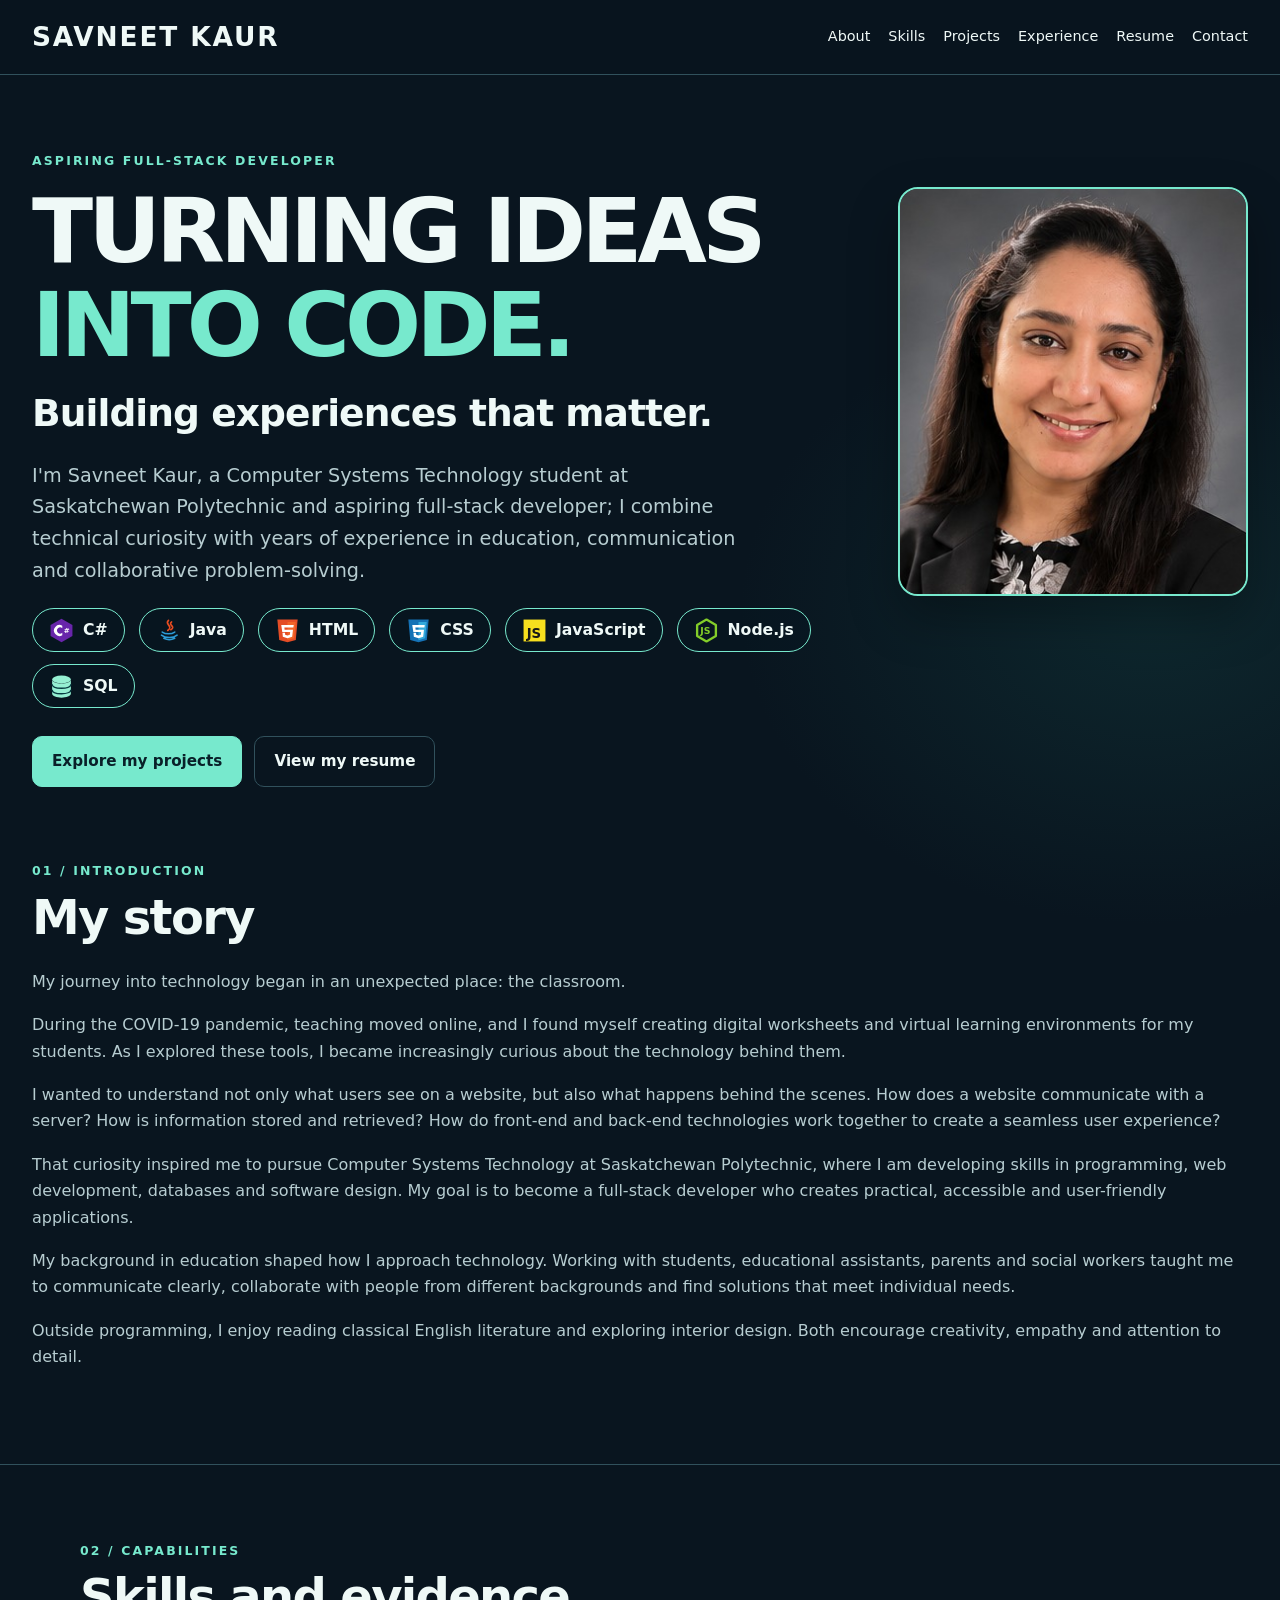
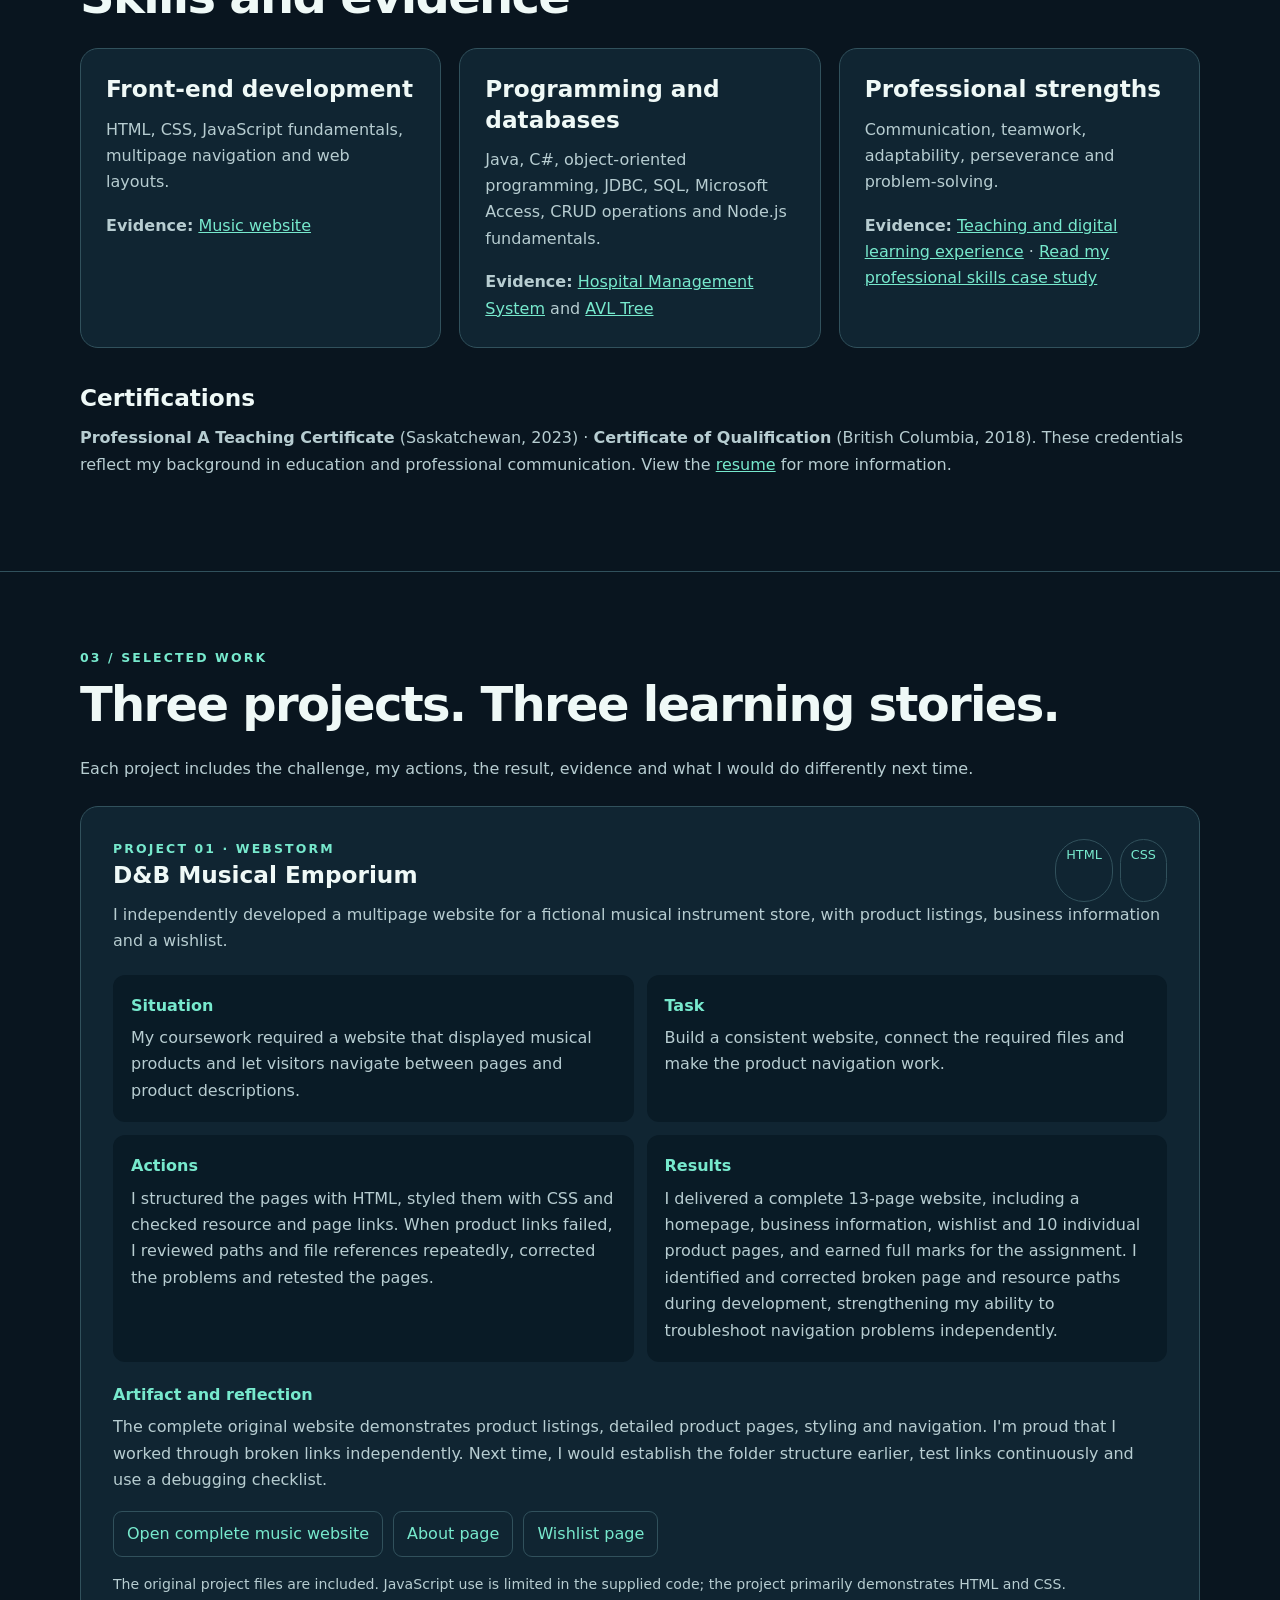
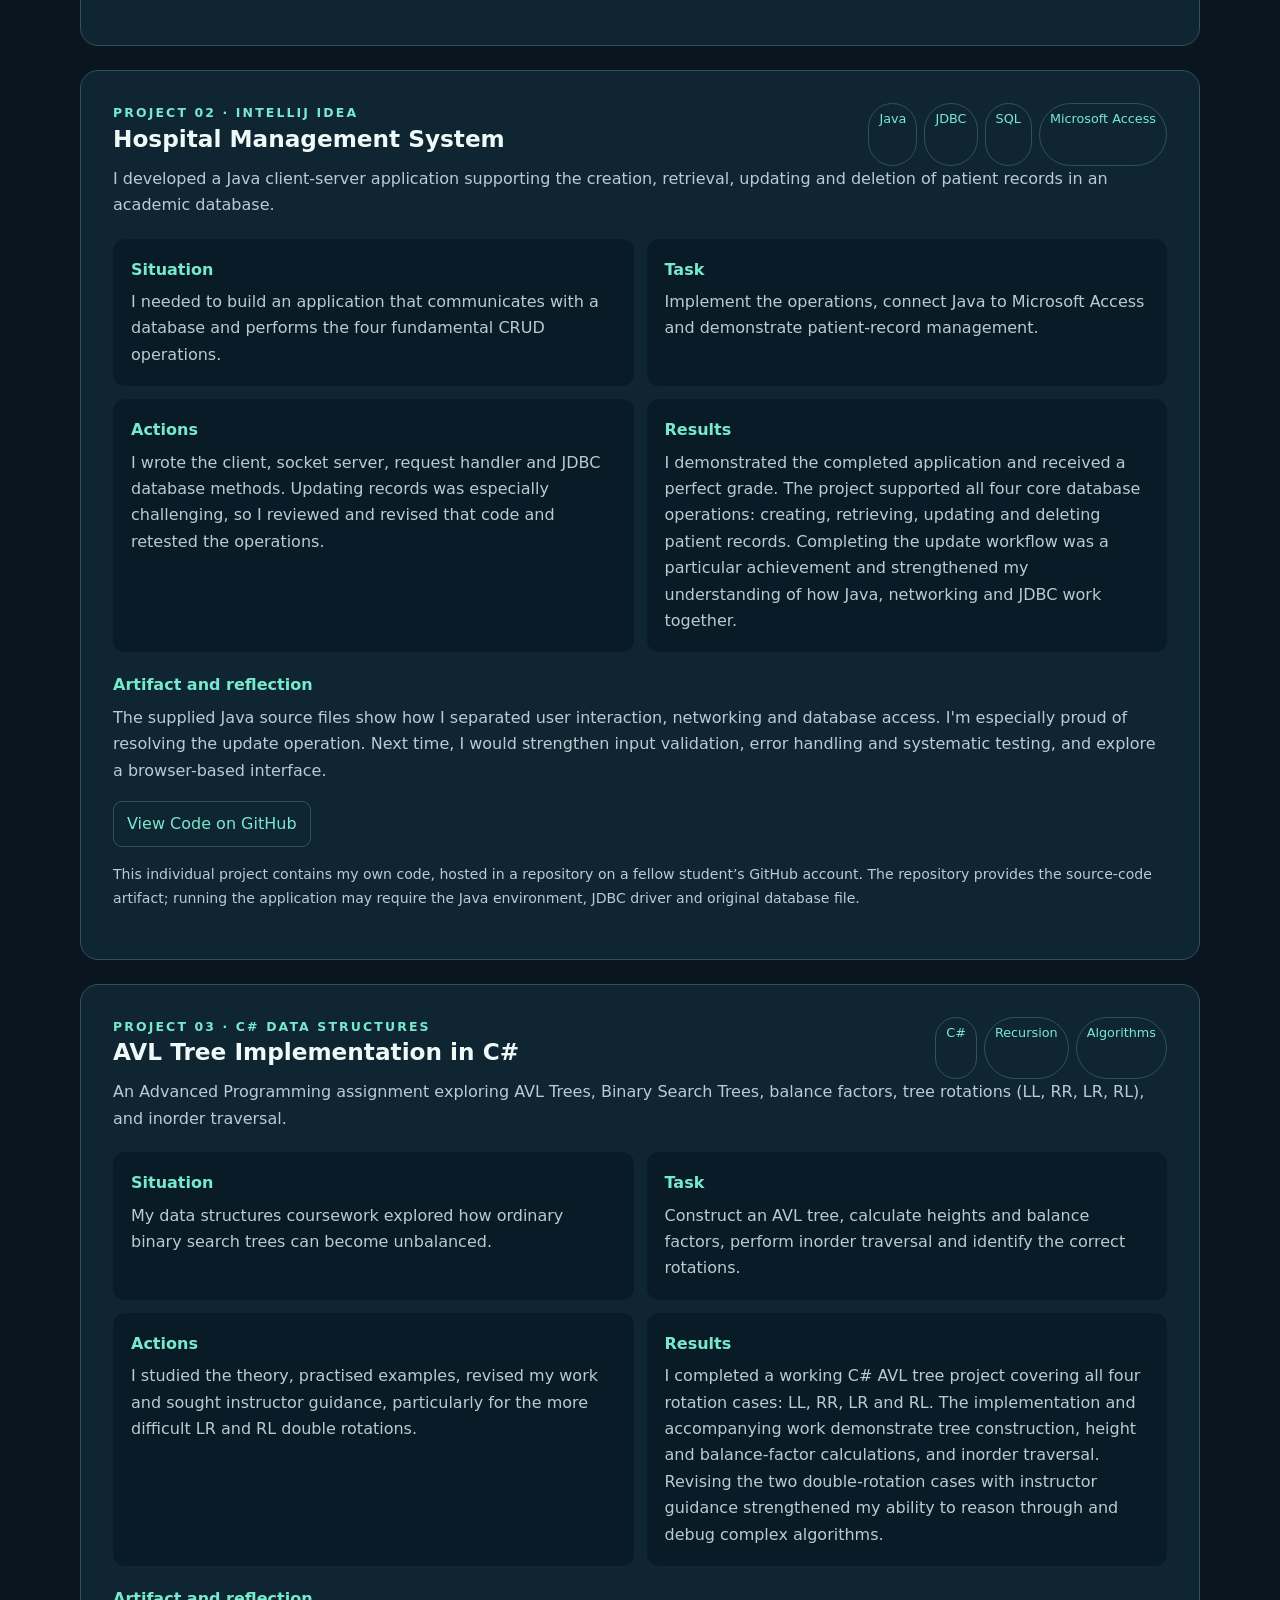
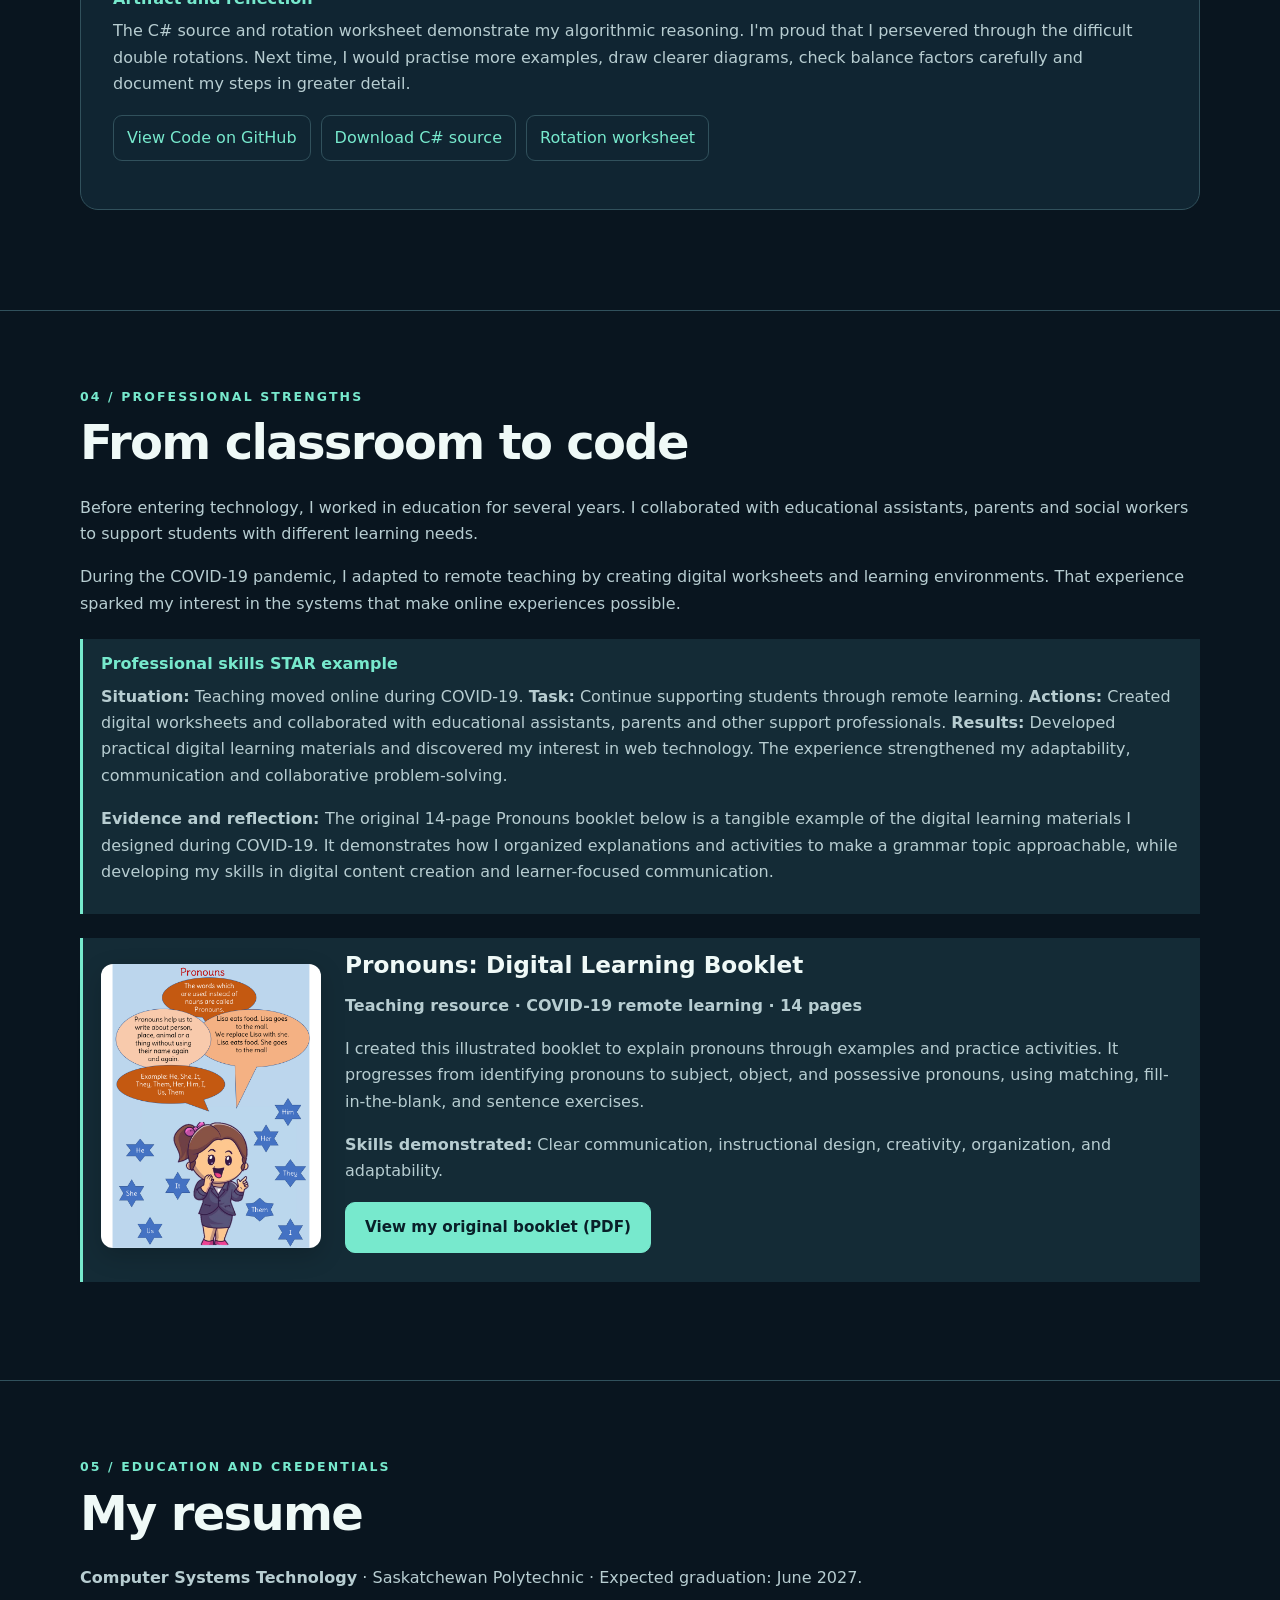
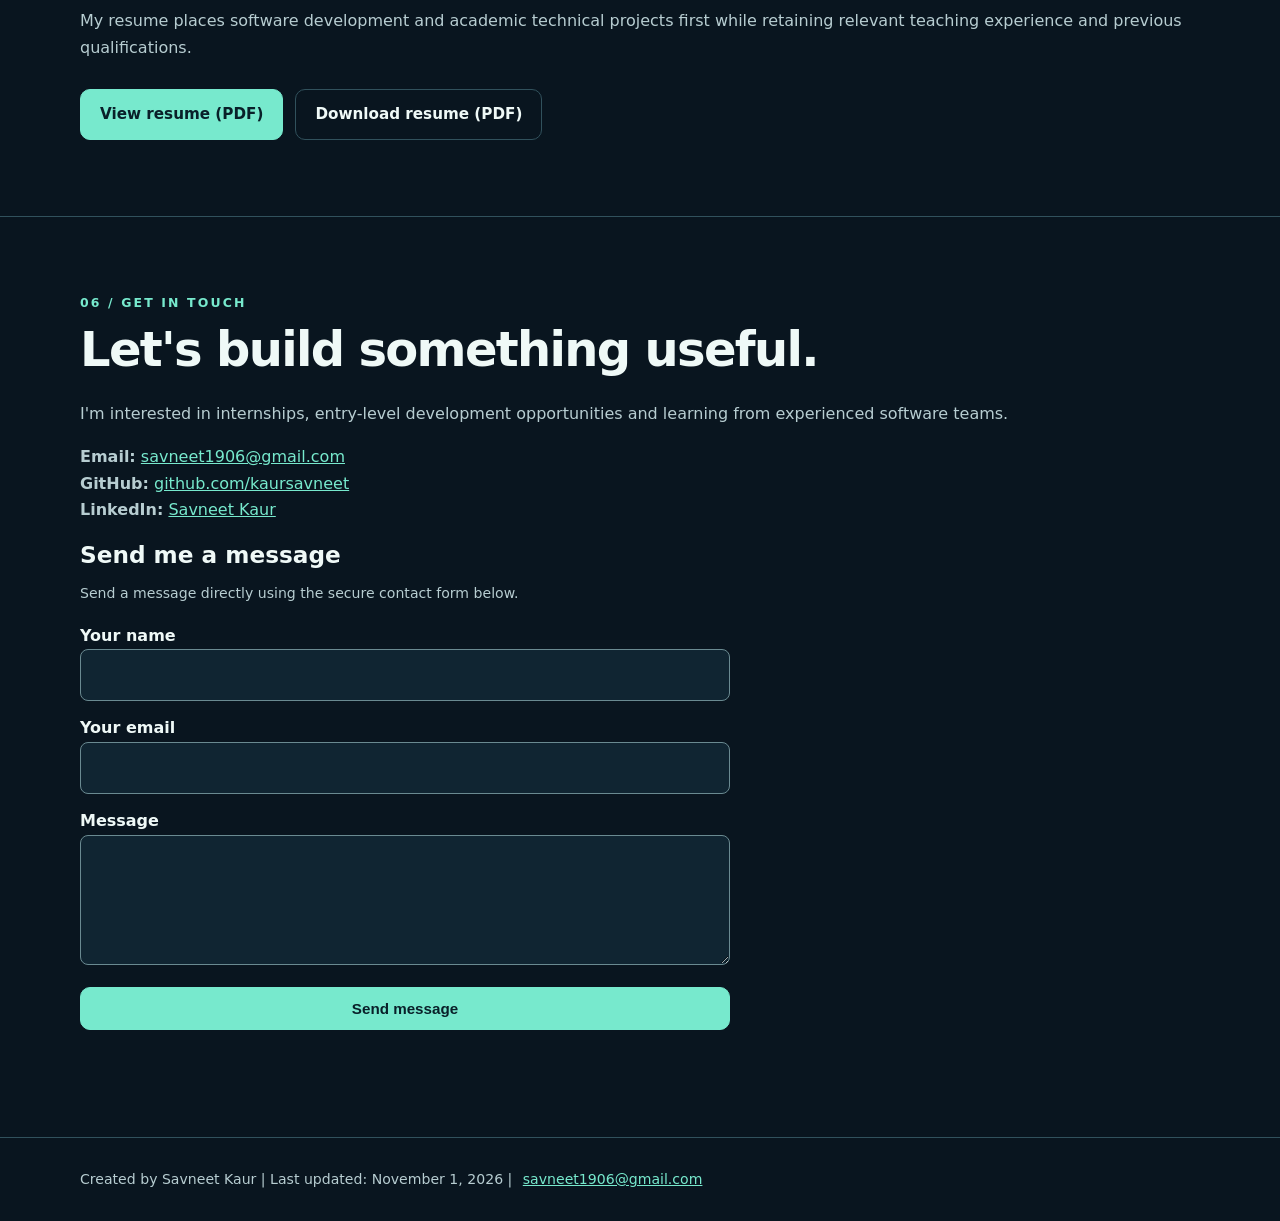
<file: index.html>
<!DOCTYPE html>

<html lang="en"><head><meta charset="utf-8"/><meta content="width=device-width, initial-scale=1" name="viewport"/><meta content="Savneet Kaur, aspiring full-stack developer. Explore Java, C#, web development projects and STAR reflections." name="description"/><title>Savneet Kaur | Full-Stack Developer Portfolio</title><link href="styles.css" rel="stylesheet"/></head><body><a class="skip" href="#main">Skip to content</a><header><nav aria-label="Main navigation" class="container"><a class="brand" href="#home">SAVNEET KAUR</a><div class="navlinks"><a href="#about">About</a><a href="#skills">Skills</a><a href="#projects">Projects</a><a href="#experience">Experience</a><a href="#resume">Resume</a><a href="#contact">Contact</a></div></nav></header><main id="main"><section class="hero" id="home"><div class="container"><div class="eyebrow">Aspiring Full-Stack Developer</div><figure class="hero-portrait-refined"><img alt="Portrait of Savneet Kaur" height="410" src="assets/savneet-professional-portrait.jpg" width="377"/></figure><h1>TURNING IDEAS<br/><span class="highlight">INTO CODE.</span></h1><p class="hero-subheadline">Building experiences that matter.</p><p class="lead">I'm Savneet Kaur, a Computer Systems Technology student at Saskatchewan Polytechnic and aspiring full-stack developer; I combine technical curiosity with years of experience in education, communication and collaborative problem-solving.</p><p aria-label="Technologies: C sharp, Java, HTML, CSS, JavaScript, Node.js, SQL" class="hero-tech"><span class="tech-badge"><svg viewBox="0 0 32 32" aria-hidden="true"><path fill="#6825aa" d="M16 1 30 9v14L16 31 2 23V9z"/><path fill="#fff" d="M17 10a7 7 0 1 0 0 12v-3a4 4 0 1 1 0-6z"/><text x="19" y="19" fill="#fff" font-size="9" font-weight="900">#</text></svg><span class="tech-name">C#</span></span><span class="tech-badge"><svg viewBox="0 0 32 32" aria-hidden="true"><path d="M16 3c-6 5 7 7-1 13M20 5c-5 4 6 6-1 10" fill="none" stroke="#e84c21" stroke-width="2.1" stroke-linecap="round"/><path d="M8 18c4 3 12 3 16 0M7 22c5 4 15 4 20 0M10 26c4 2 10 2 14 0" fill="none" stroke="#2d9bd5" stroke-width="2" stroke-linecap="round"/></svg><span class="tech-name">Java</span></span><span class="tech-badge"><svg viewBox="0 0 32 32" aria-hidden="true"><path fill="#e44d26" d="M3 2h26l-2.4 26L16 31 5.4 28z"/><path fill="#f16529" d="M16 28.5 24.5 26 26.5 5H16z"/><path fill="#fff" d="M8 9h16l-.5 3H12l.3 3H23l-1 9-6 2-6-2-.4-5h3.2l.2 2.5 3 1 3-1 .4-3.5H9.3z"/></svg><span class="tech-name">HTML</span></span><span class="tech-badge"><svg viewBox="0 0 32 32" aria-hidden="true"><path fill="#1572b6" d="M3 2h26l-2.4 26L16 31 5.4 28z"/><path fill="#33a9dc" d="M16 28.5 24.5 26 26.5 5H16z"/><path fill="#fff" d="M8 9h16l-.4 3H12l.3 3H23l-1 9-6 2-6-2-.4-5h3.2l.2 2.5 3 1 3-1 .4-3.5H9.4z"/></svg><span class="tech-name">CSS</span></span><span class="tech-badge"><svg viewBox="0 0 32 32" aria-hidden="true"><rect x="2" y="2" width="28" height="28" fill="#f7df1e"/><text x="6" y="25" font-size="17" font-weight="900" fill="#181818">JS</text></svg><span class="tech-name">JavaScript</span></span><span class="tech-badge"><svg viewBox="0 0 32 32" aria-hidden="true"><path fill="none" stroke="#83cd29" stroke-width="3" stroke-linejoin="round" d="M16 2 28 9v14l-12 7L4 23V9z"/><text x="8" y="21" font-size="12" font-weight="800" fill="#83cd29">JS</text></svg><span class="tech-name">Node.js</span></span><span class="tech-badge"><svg viewBox="0 0 32 32" aria-hidden="true"><ellipse cx="16" cy="7" rx="12" ry="5" fill="#95f0d2"/><path d="M4 7v18c0 7 24 7 24 0V7c0 7-24 7-24 0" fill="#95f0d2"/><path d="M4 13c0 7 24 7 24 0M4 20c0 7 24 7 24 0" fill="none" stroke="#073b40" stroke-width="1.8"/></svg><span class="tech-name">SQL</span></span></p><div class="actions"><a class="button" href="#projects">Explore my projects</a><a class="button alt" href="Savneet_Kaur_Resume.pdf" rel="noopener" target="_blank">View my resume</a></div></div></section><section id="about"><div class="container"><div class="eyebrow">01 / Introduction</div><h2>My story</h2><p>My journey into technology began in an unexpected place: the classroom.</p><p>During the COVID-19 pandemic, teaching moved online, and I found myself creating digital worksheets and virtual learning environments for my students. As I explored these tools, I became increasingly curious about the technology behind them.</p><p>I wanted to understand not only what users see on a website, but also what happens behind the scenes. How does a website communicate with a server? How is information stored and retrieved? How do front-end and back-end technologies work together to create a seamless user experience?</p><p>That curiosity inspired me to pursue Computer Systems Technology at Saskatchewan Polytechnic, where I am developing skills in programming, web development, databases and software design. My goal is to become a full-stack developer who creates practical, accessible and user-friendly applications.</p><p>My background in education shaped how I approach technology. Working with students, educational assistants, parents and social workers taught me to communicate clearly, collaborate with people from different backgrounds and find solutions that meet individual needs.</p><p>Outside programming, I enjoy reading classical English literature and exploring interior design. Both encourage creativity, empathy and attention to detail.</p></div></section><section id="skills"><div class="container"><div class="eyebrow">02 / Capabilities</div><h2>Skills and evidence</h2><div class="grid"><div class="card"><h3>Front-end development</h3><p>HTML, CSS, JavaScript fundamentals, multipage navigation and web layouts.</p><p><strong>Evidence:</strong> <a href="#music">Music website</a></p></div><div class="card"><h3>Programming and databases</h3><p>Java, C#, object-oriented programming, JDBC, SQL, Microsoft Access, CRUD operations and Node.js fundamentals.</p><p><strong>Evidence:</strong> <a href="#hospital">Hospital Management System</a> and <a href="#avl">AVL Tree</a></p></div><div class="card"><h3>Professional strengths</h3><p>Communication, teamwork, adaptability, perseverance and problem-solving.</p><p><strong>Evidence:</strong> <a href="#experience">Teaching and digital learning experience</a> · <a href="#teaching-case-study">Read my professional skills case study</a></p></div></div><h3 style="margin-top:35px">Certifications</h3><p><strong>Professional A Teaching Certificate</strong> (Saskatchewan, 2023) · <strong>Certificate of Qualification</strong> (British Columbia, 2018). These credentials reflect my background in education and professional communication. View the <a href="Savneet_Kaur_Resume.pdf" rel="noopener" target="_blank">resume</a> for more information.</p></div></section><section id="projects"><div class="container"><div class="eyebrow">03 / Selected work</div><h2>Three projects. Three learning stories.</h2><p>Each project includes the challenge, my actions, the result, evidence and what I would do differently next time.</p><article class="project" id="music"><div class="project-head"><div><div class="eyebrow">Project 01 · WebStorm</div><h3>D&amp;B Musical Emporium</h3></div><div class="tags"><span class="tag">HTML</span><span class="tag">CSS</span></div></div><p>I independently developed a multipage website for a fictional musical instrument store, with product listings, business information and a wishlist.</p><div class="star"><div><h4>Situation</h4><p>My coursework required a website that displayed musical products and let visitors navigate between pages and product descriptions.</p></div><div><h4>Task</h4><p>Build a consistent website, connect the required files and make the product navigation work.</p></div><div><h4>Actions</h4><p>I structured the pages with HTML, styled them with CSS and checked resource and page links. When product links failed, I reviewed paths and file references repeatedly, corrected the problems and retested the pages.</p></div><div><h4>Results</h4><p>I delivered a complete 13-page website, including a homepage, business information, wishlist and 10 individual product pages, and earned full marks for the assignment. I identified and corrected broken page and resource paths during development, strengthening my ability to troubleshoot navigation problems independently.</p></div></div><h4>Artifact and reflection</h4><p>The complete original website demonstrates product listings, detailed product pages, styling and navigation. I'm proud that I worked through broken links independently. Next time, I would establish the folder structure earlier, test links continuously and use a debugging checklist.</p><div class="evidence"><a href="music-website/Views/index.html" rel="noopener" target="_blank">Open complete music website</a><a href="music-website/Views/About.html" rel="noopener" target="_blank">About page</a><a href="music-website/Views/Wishlist.html" rel="noopener" target="_blank">Wishlist page</a></div><p class="small">The original project files are included. JavaScript use is limited in the supplied code; the project primarily demonstrates HTML and CSS.</p></article><article class="project" id="hospital"><div class="project-head"><div><div class="eyebrow">Project 02 · IntelliJ IDEA</div><h3>Hospital Management System</h3></div><div class="tags"><span class="tag">Java</span><span class="tag">JDBC</span><span class="tag">SQL</span><span class="tag">Microsoft Access</span></div></div><p>I developed a Java client-server application supporting the creation, retrieval, updating and deletion of patient records in an academic database.</p><div class="star"><div><h4>Situation</h4><p>I needed to build an application that communicates with a database and performs the four fundamental CRUD operations.</p></div><div><h4>Task</h4><p>Implement the operations, connect Java to Microsoft Access and demonstrate patient-record management.</p></div><div><h4>Actions</h4><p>I wrote the client, socket server, request handler and JDBC database methods. Updating records was especially challenging, so I reviewed and revised that code and retested the operations.</p></div><div><h4>Results</h4><p>I demonstrated the completed application and received a perfect grade. The project supported all four core database operations: creating, retrieving, updating and deleting patient records. Completing the update workflow was a particular achievement and strengthened my understanding of how Java, networking and JDBC work together.</p></div></div><h4>Artifact and reflection</h4><p>The supplied Java source files show how I separated user interaction, networking and database access. I'm especially proud of resolving the update operation. Next time, I would strengthen input validation, error handling and systematic testing, and explore a browser-based interface.</p><div class="evidence"><a href="https://github.com/Abbysmal314/HospitalManagement" rel="noopener noreferrer" target="_blank">View Code on GitHub</a></div><p class="small">This individual project contains my own code, hosted in a repository on a fellow student’s GitHub account. The repository provides the source-code artifact; running the application may require the Java environment, JDBC driver and original database file.</p></article><article class="project" id="avl"><div class="project-head"><div><div class="eyebrow">Project 03 · C# data structures</div><h3>AVL Tree Implementation in C#</h3></div><div class="tags"><span class="tag">C#</span><span class="tag">Recursion</span><span class="tag">Algorithms</span></div></div><p>An Advanced Programming assignment exploring AVL Trees, Binary Search Trees, balance factors, tree rotations (LL, RR, LR, RL), and inorder traversal.</p><div class="star"><div><h4>Situation</h4><p>My data structures coursework explored how ordinary binary search trees can become unbalanced.</p></div><div><h4>Task</h4><p>Construct an AVL tree, calculate heights and balance factors, perform inorder traversal and identify the correct rotations.</p></div><div><h4>Actions</h4><p>I studied the theory, practised examples, revised my work and sought instructor guidance, particularly for the more difficult LR and RL double rotations.</p></div><div><h4>Results</h4><p>I completed a working C# AVL tree project covering all four rotation cases: LL, RR, LR and RL. The implementation and accompanying work demonstrate tree construction, height and balance-factor calculations, and inorder traversal. Revising the two double-rotation cases with instructor guidance strengthened my ability to reason through and debug complex algorithms.</p></div></div><h4>Artifact and reflection</h4><p>The C# source and rotation worksheet demonstrate my algorithmic reasoning. I'm proud that I persevered through the difficult double rotations. Next time, I would practise more examples, draw clearer diagrams, check balance factors carefully and document my steps in greater detail.</p><div class="evidence"><a href="https://github.com/kaursavneet/AVL-Tree_assignment" rel="noopener noreferrer" target="_blank">View Code on GitHub</a><a download="" href="assets/Savneet_Kaue_AVL.cs">Download C# source</a><a download="" href="assets/AVL_Rotations.docx">Rotation worksheet</a></div></article></div></section><section id="experience"><div class="container"><div class="eyebrow">04 / Professional strengths</div><h2>From classroom to code</h2><p>Before entering technology, I worked in education for several years. I collaborated with educational assistants, parents and social workers to support students with different learning needs.</p><p>During the COVID-19 pandemic, I adapted to remote teaching by creating digital worksheets and learning environments. That experience sparked my interest in the systems that make online experiences possible.</p><div class="note" id="teaching-case-study"><h4>Professional skills STAR example</h4><p><strong>Situation:</strong> Teaching moved online during COVID-19. <strong>Task:</strong> Continue supporting students through remote learning. <strong>Actions:</strong> Created digital worksheets and collaborated with educational assistants, parents and other support professionals. <strong>Results:</strong> Developed practical digital learning materials and discovered my interest in web technology. The experience strengthened my adaptability, communication and collaborative problem-solving.</p><p><strong>Evidence and reflection: </strong>The original 14-page Pronouns booklet below is a tangible example of the digital learning materials I designed during COVID-19. It demonstrates how I organized explanations and activities to make a grammar topic approachable, while developing my skills in digital content creation and learner-focused communication.</p></div><div class="note" id="pronouns-booklet" style="margin-top:24px;"><div class="booklet-feature" style="display:grid;grid-template-columns: minmax(150px,220px) 1fr;gap:24px;align-items:center;">
<a aria-label="Open the original Pronouns booklet PDF" href="assets/Pronouns_Booklet.pdf" rel="noopener" target="_blank"><img alt="Cover of my original illustrated Pronouns learning booklet" loading="lazy" src="assets/pronouns-cover.png" style="width:100%;height:auto;max-width:220px;border-radius:12px;box-shadow:0 8px 25px rgba(0,0,0,.18);"/></a>
<div><h3>Pronouns: Digital Learning Booklet</h3><p><strong>Teaching resource · COVID-19 remote learning · 14 pages</strong></p><p>I created this illustrated booklet to explain pronouns through examples and practice activities. It progresses from identifying pronouns to subject, object, and possessive pronouns, using matching, fill-in-the-blank, and sentence exercises.</p><p><strong>Skills demonstrated:</strong> Clear communication, instructional design, creativity, organization, and adaptability.</p><p><a class="button" href="assets/Pronouns_Booklet.pdf" rel="noopener" target="_blank">View my original booklet (PDF)</a></p></div></div></div></div></section><section id="resume"><div class="container"><div class="eyebrow">05 / Education and credentials</div><h2>My resume</h2><p><strong>Computer Systems Technology</strong> · Saskatchewan Polytechnic · Expected graduation: June 2027.</p><p>My resume places software development and academic technical projects first while retaining relevant teaching experience and previous qualifications.</p><div class="actions"><a class="button" href="Savneet_Kaur_Resume.pdf" rel="noopener" target="_blank">View resume (PDF)</a><a class="button alt" download="Savneet_Kaur_Resume.pdf" href="Savneet_Kaur_Resume.pdf">Download resume (PDF)</a></div></div></section><section id="contact"><div class="container"><div class="eyebrow">06 / Get in touch</div><h2>Let's build something useful.</h2><p>I'm interested in internships, entry-level development opportunities and learning from experienced software teams.</p><p><strong>Email:</strong> <a href="mailto:savneet1906@gmail.com">savneet1906@gmail.com</a><br/><strong>GitHub:</strong> <a href="https://github.com/kaursavneet" rel="noopener" target="_blank">github.com/kaursavneet</a><br/><strong>LinkedIn:</strong> <a href="https://www.linkedin.com/in/savneet-kaur-a3057b19b/" rel="noopener" target="_blank">Savneet Kaur</a></p><h3>Send me a message</h3><p class="small">Use the form to compose a message, or contact me directly by email.</p><form class="contactform" data-formspree-endpoint="https://formspree.io/f/xzeejlzw" id="contact-form"><div><label for="sender">Your name</label><input autocomplete="name" id="sender" name="sender" required=""/></div><div><label for="sender-email">Your email</label><input autocomplete="email" id="sender-email" name="email" required="" type="email"/></div><div><label for="message">Message</label><textarea id="message" name="message" required=""></textarea></div><button class="button" type="submit">Send message</button><p aria-live="polite" id="form-status" role="status"></p></form></div></section></main><footer><div class="container">Created by Savneet Kaur | Last updated: November 1, 2026 | <a href="mailto:savneet1906@gmail.com">savneet1906@gmail.com</a></div></footer><script src="script.js"></script></body></html>
</file>
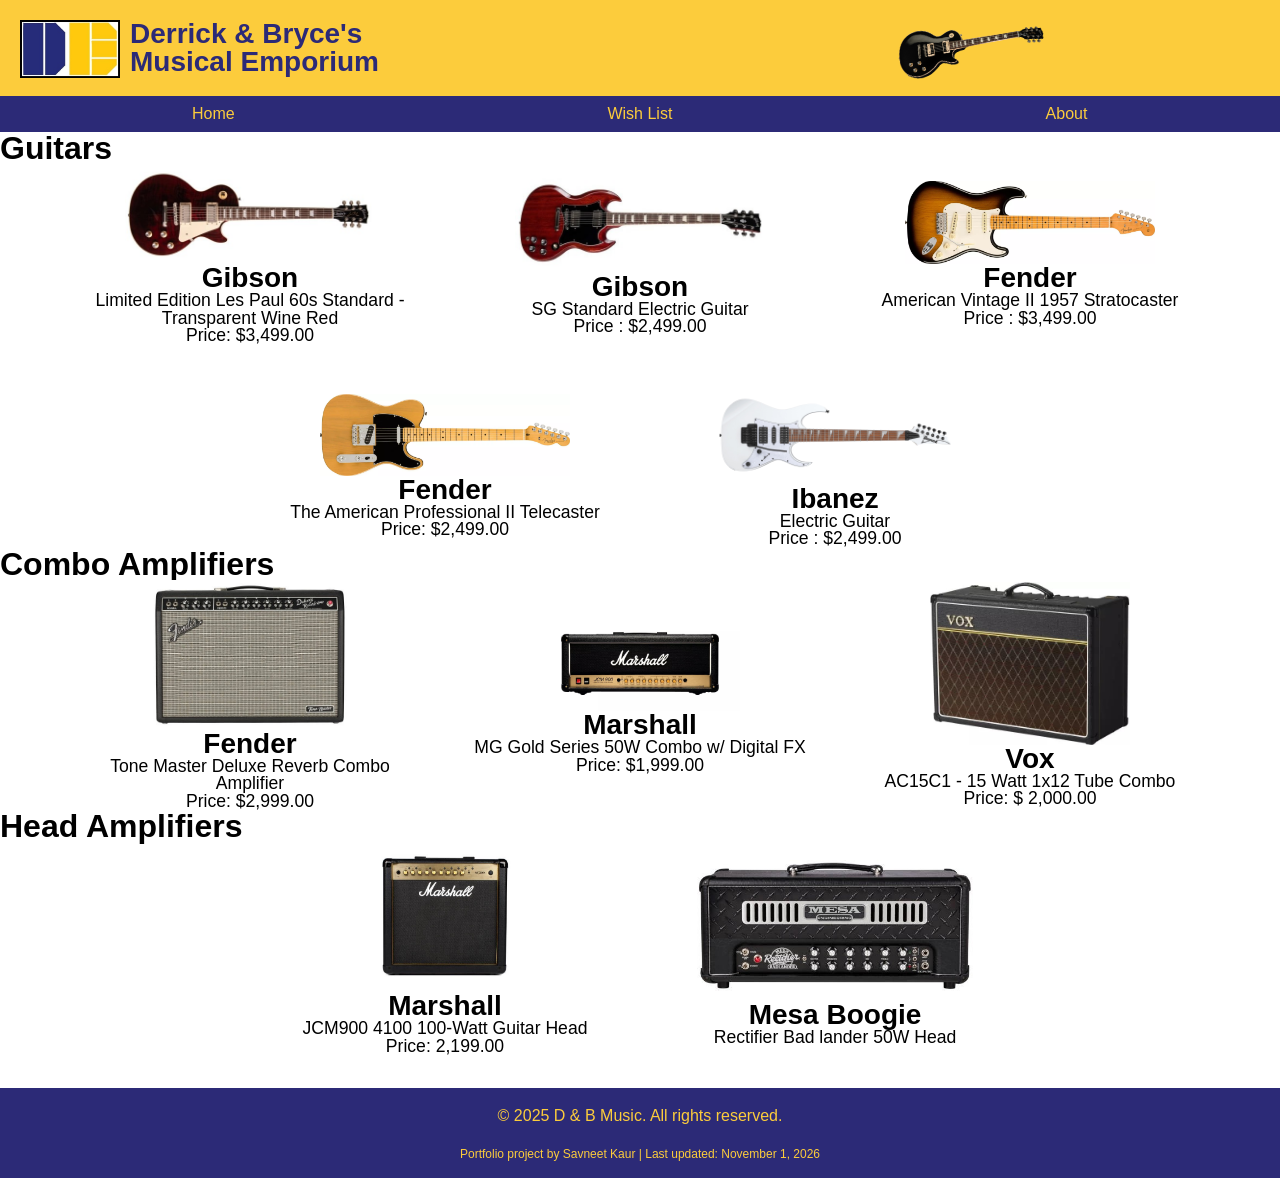
<file: music-website/Views/index.html>
<!DOCTYPE html>

<html lang="en">
<head>
<meta charset="utf-8"/>
<meta content="width=device-width, initial-scale=1.0" name="viewport"/>
<meta content="D &amp; B Music - Your one - stop destination for all things music.Explore our collection of instruments,accessories, and more=edge" name="description"/>
<meta content="music, instruments, accessories, D&amp; B Music" name="keywords"/>
<title>D&amp;B Music</title>
<!-- link css files--->
<link href="../Styles/styles/layout.css" rel="stylesheet"/>
<link href="../Styles/styles/reset.css" rel="stylesheet"/>
<link href="../Styles/styles/styles.css" rel="stylesheet"/>
</head>
<body>
<header>
<section>
<!--This is for logo and business name-->
<img alt="Derrick &amp; Bryce Music Logo" src="../Images/images/logo.jpg"/>
<strong> Derrick &amp; Bryce's</strong><br/>
<strong> Musical Emporium </strong>
<img alt="guitar" id="decoration" src="../Images/images/header_guitar.png"/>
</section>
<nav>
<ul>
<li><a href="index.html">Home</a></li>
<li><a href="Wishlist.html">Wish List</a></li>
<li><a href="About.html">About</a></li>
</ul>
</nav>
</header>
<section class="product - listing">
<h1> Guitars </h1>
<section>
<section class="products">
<a href="Products/product_lp.html">
<!--5 articles in total-->
<article>
<img alt="Gibson Limited Edition" src="../Images/images/gibsonLP_small.jpg"/>
<h1>Gibson</h1>
<h3>Limited Edition Les Paul 60s Standard - Transparent Wine Red</h3>
<h3>Price: $3,499.00</h3>
</article>
</a>
<a href="Products/product_sg.html">
<article>
<img alt="Gibson Standard Electric Guitar " src="../Images/images/gibsonSG_small.jpg"/>
<h1>Gibson</h1>
<h3>SG Standard Electric Guitar</h3>
<h3>Price : $2,499.00</h3>
</article>
</a>
<a href="Products/product_strat.html">
<article>
<img alt="Fender Vintage " src="../Images/images/xl_1_1_775198.webp"/>
<h1>Fender</h1>
<h3>American Vintage II 1957 Stratocaster</h3>
<h3>Price : $3,499.00</h3>
</article>
</a>
<a href="Products/product_tele.html">
<article>
<img alt="Fender Professional " src="../Images/images/xl_1_1_0737237.webp"/>
<h1>Fender</h1>
<h3>The American Professional II Telecaster</h3>
<h3>Price: $2,499.00</h3>
</article>
</a>
<a href="Products/product_rg.html">
<article>
<img alt="Ibanez Large Guitar" src="../Images/images/ibanez_small.jpg"/>
<h1>Ibanez</h1>
<h3>Electric Guitar</h3>
<h3>Price : $2,499.00</h3>
</article>
</a>
</section>
<h1> Combo Amplifiers </h1>
<section class="products">
<!--3 articles-->
<a href="Products/product_fender.html">
<article>
<img alt="Fender ToneMaster Deluxe Reverb " src="../Images/images/fender_small.jpg"/>
<h1>Fender</h1>
<h3>Tone Master Deluxe Reverb Combo Amplifier</h3>
<h3>Price: $2,999.00</h3>
</article>
</a>
<a href="Products/product_marshall.html">
<article>
<img alt="Marshall MG Gold Series " src="../Images/images/marshall_head_large.jpg"/>
<h1>Marshall</h1>
<h3>MG Gold Series 50W Combo w/ Digital FX</h3>
<h3>Price: $1,999.00</h3>
</article>
</a>
<a href="Products/product_vox.html">
<article>
<img alt="Vox AC15C1 " src="../Images/images/vox_small.jpg"/>
<h1>Vox</h1>
<h3>AC15C1 - 15 Watt 1x12 Tube Combo</h3>
<h3>Price: $ 2,000.00</h3>
</article>
</a>
</section>
<h1>Head Amplifiers</h1>
<section class="products">
<!--2 articles-->
<a href="Products/product_jcm.html">
<article>
<img alt=" Marshall Guitar Head" src="../Images/images/marshall_large.jpg"/>
<h1>Marshall</h1>
<h3>JCM900 4100 100-Watt Guitar Head</h3>
<h3>Price: 2,199.00</h3>
</article>
</a>
<a href="Products/product_messa.html">
<article>
<img alt="Mesa Rectifier " src="../Images/images/mesa_head_small.jpg"/>
<h1>Mesa Boogie</h1>
<h3> Rectifier Bad lander 50W Head</h3>
<h3></h3>
</article>
</a>
</section>
</section>
<footer>
<p>© 2025 D &amp; B Music. All rights reserved.</p>
<p style="font-size:12px; text-align:center; padding:8px 12px; margin:0;">Portfolio project by Savneet Kaur | Last updated: November 1, 2026</p></footer>
</section></body>
</html>
</file>
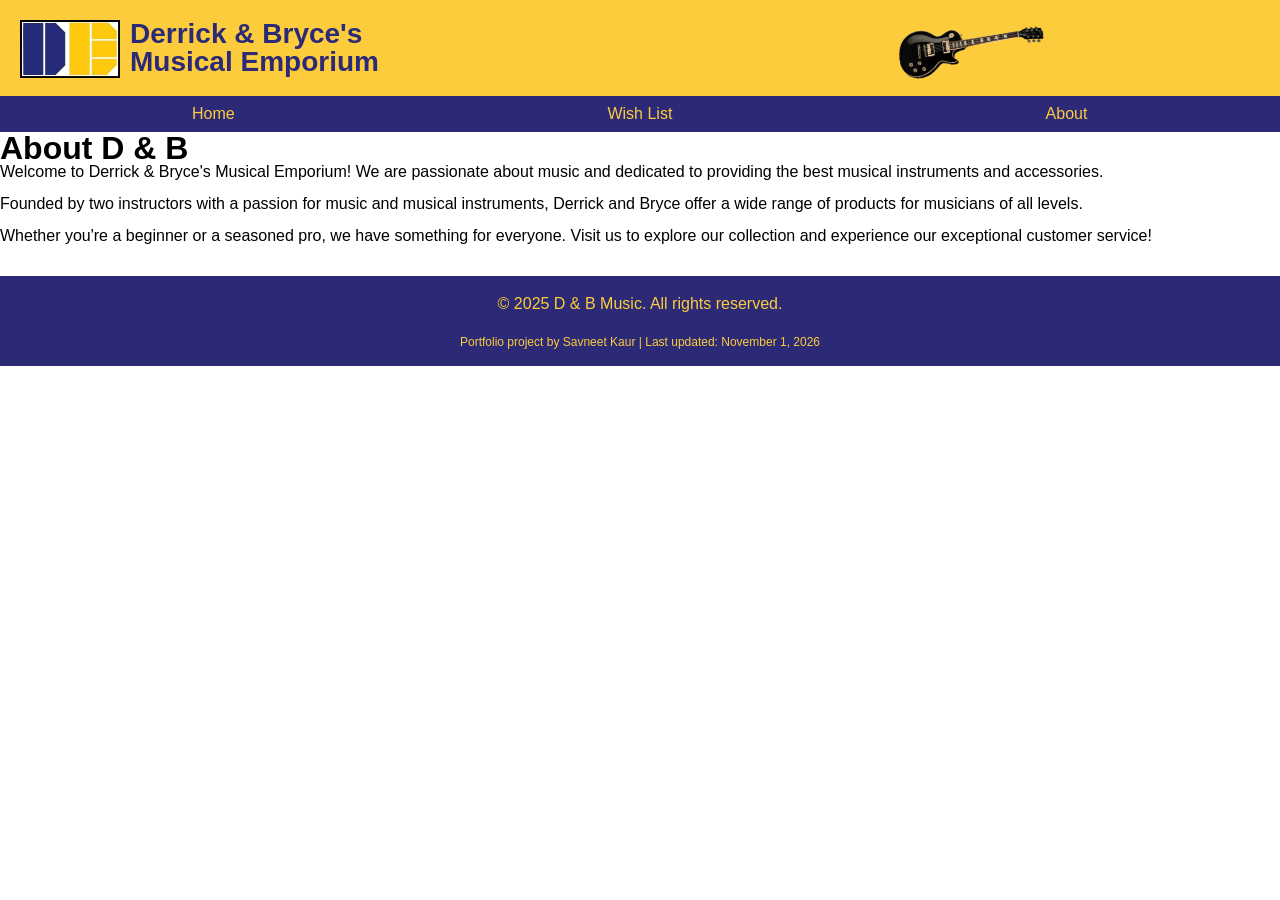
<file: music-website/Views/About.html>
<!DOCTYPE html>

<html lang="en">
<head>
<meta charset="utf-8"/>
<title>About D &amp; B </title>
<!-- link css files--->
<link href="../Styles/styles/layout.css" rel="stylesheet"/>
<link href="../Styles/styles/reset.css" rel="stylesheet"/>
<link href="../Styles/styles/styles.css" rel="stylesheet"/>
</head>
<body>
<header>
<section>
<!--This is for logo and business name-->
<img alt="Derrick &amp; Bryce Music Logo" src="../Images/images/logo.jpg"/>
<strong> Derrick &amp; Bryce's</strong><br/>
<strong> Musical Emporium </strong>
<img alt="guitar" id="decoration" src="../Images/images/header_guitar.png"/>
</section>
<nav>
<ul>
<li><a href="index.html">Home</a></li>
<li><a href="Wishlist.html">Wish List</a></li>
<li><a href="About.html">About</a></li>
</ul>
</nav>
</header>
<section class="About">
<h1>About D &amp; B </h1>
<p> Welcome to Derrick &amp; Bryce's Musical Emporium! We are passionate about music and dedicated to providing the best musical
        instruments and accessories. </p>
<p>Founded by two instructors with a passion for music and musical instruments, Derrick and Bryce offer a wide
        range of products for musicians of all levels. </p>
<p>Whether you're a beginner or a seasoned pro, we have something for everyone.
        Visit us to explore our collection and experience our exceptional customer service! </p>
</section>
<footer>
<p>© 2025 D &amp; B Music. All rights reserved.</p>
<p style="font-size:12px; text-align:center; padding:8px 12px; margin:0;">Portfolio project by Savneet Kaur | Last updated: November 1, 2026</p></footer>
</body>
</html>
</file>
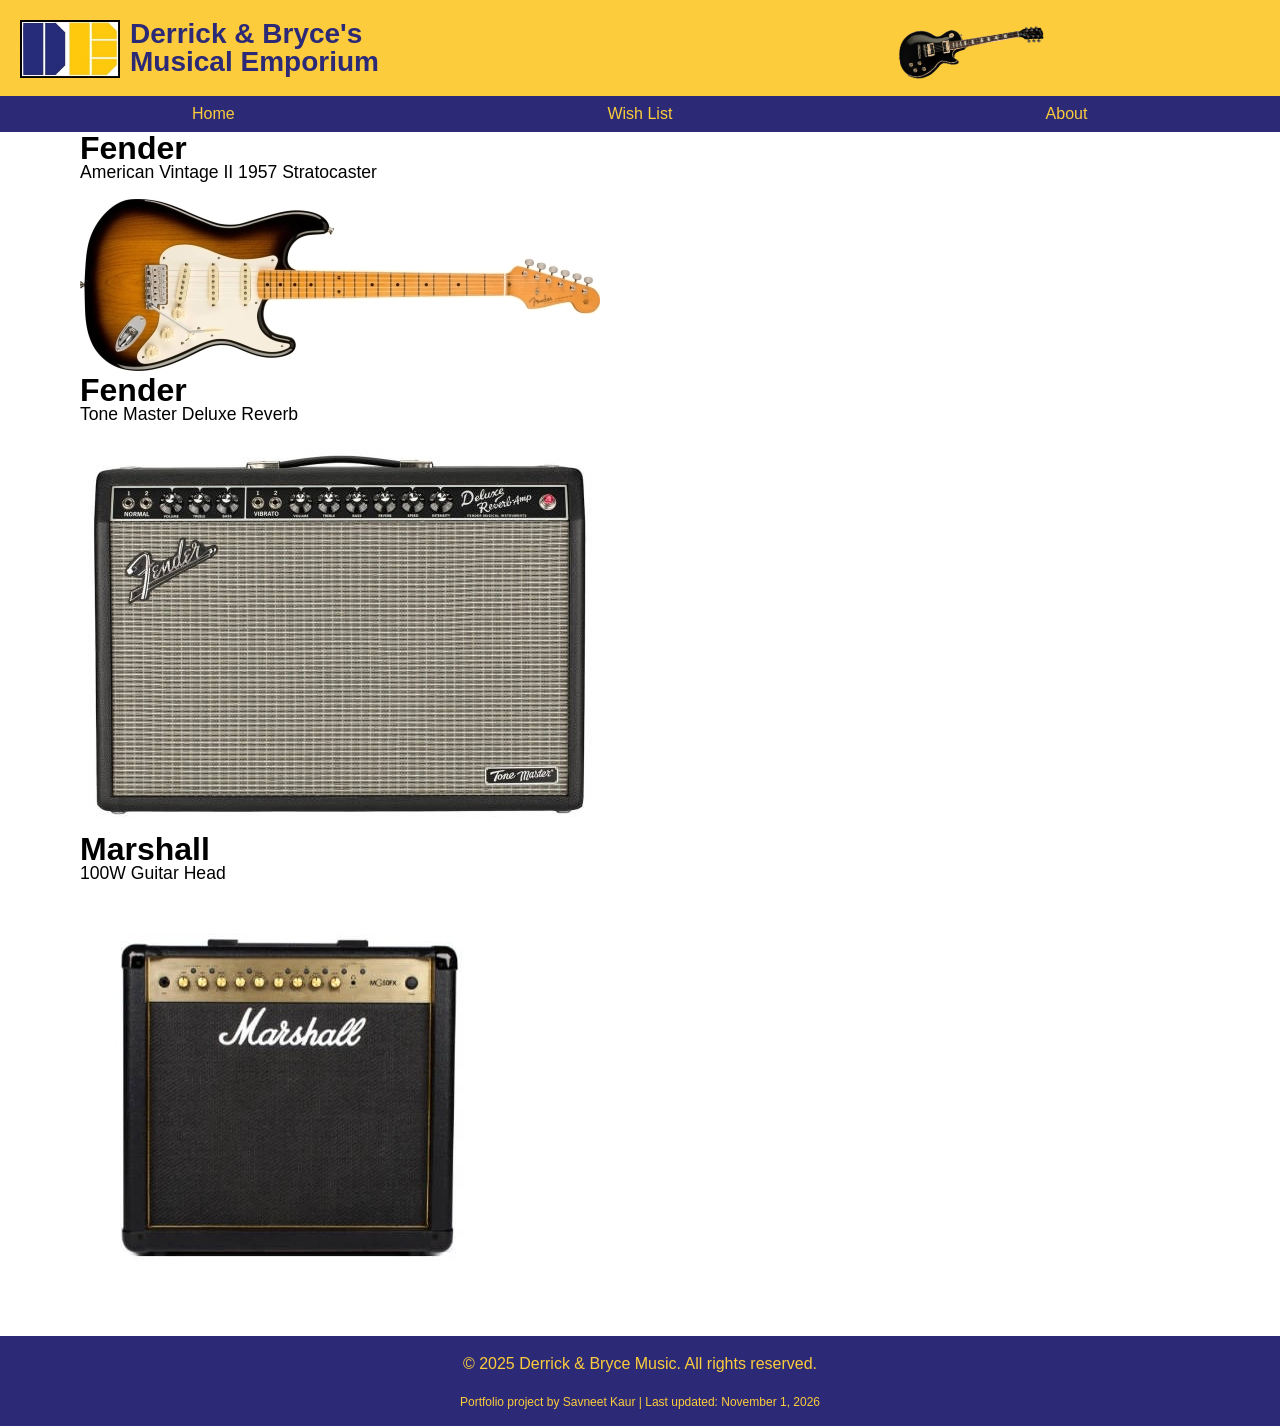
<file: music-website/Views/Wishlist.html>
<!DOCTYPE html>

<html lang="en">
<head>
<meta charset="utf-8"/>
<title>Wish List</title>
<link href="../Styles/styles/layout.css" rel="stylesheet"/>
<link href="../Styles/styles/reset.css" rel="stylesheet"/>
<link href="../Styles/styles/styles.css" rel="stylesheet"/>
</head>
<body>
<!--copy header from index.html-->
<header>
<section>
<img alt="Derrick &amp; Bryce Music Logo" src="../Images/images/logo.jpg"/>
<strong> Derrick &amp; Bryce's</strong><br/>
<strong> Musical Emporium </strong>
<img alt="guitar" id="decoration" src="../Images/images/header_guitar.png"/>
</section>
<nav>
<ul>
<li><a href="index.html">Home</a></li>
<li><a href="Wishlist.html">Wish List</a></li>
<li><a href="About.html">About</a></li>
</ul>
</nav>
</header>
<section class="wishlist">
<!--Guitar-->
<section class="wishlist - product">
<aside>
<h1>Fender</h1>
<h2>American Vintage II 1957 Stratocaster</h2>
</aside>
<aside>
<img alt="Fender Stratocaster" src="../Images/images/md_1_1_775198.webp"/>
</aside>
</section>
<!--Combo amb Fender Tonemaster-->
<section class="wishlist - product">
<aside>
<h1>Fender</h1>
<h2>Tone Master Deluxe Reverb</h2>
</aside>
<aside>
<img alt="Fender ToneMaster Deluxe Reverb" src="../Images/images/fender_small.jpg"/>
</aside>
</section>
<section =="" class="wishlist - product">
<aside>
<h1>Marshall</h1>
<h2>100W Guitar Head</h2>
</aside>
<aside>
<img alt="Marshall Guitar Head" src="../Images/images/marshall_small.jpg"/>
</aside>
</section>
</section>
<footer>
<p> © 2025 Derrick &amp; Bryce Music. All rights reserved.</p>
<p style="font-size:12px; text-align:center; padding:8px 12px; margin:0;">Portfolio project by Savneet Kaur | Last updated: November 1, 2026</p></footer>
</body>
</html>
</file>
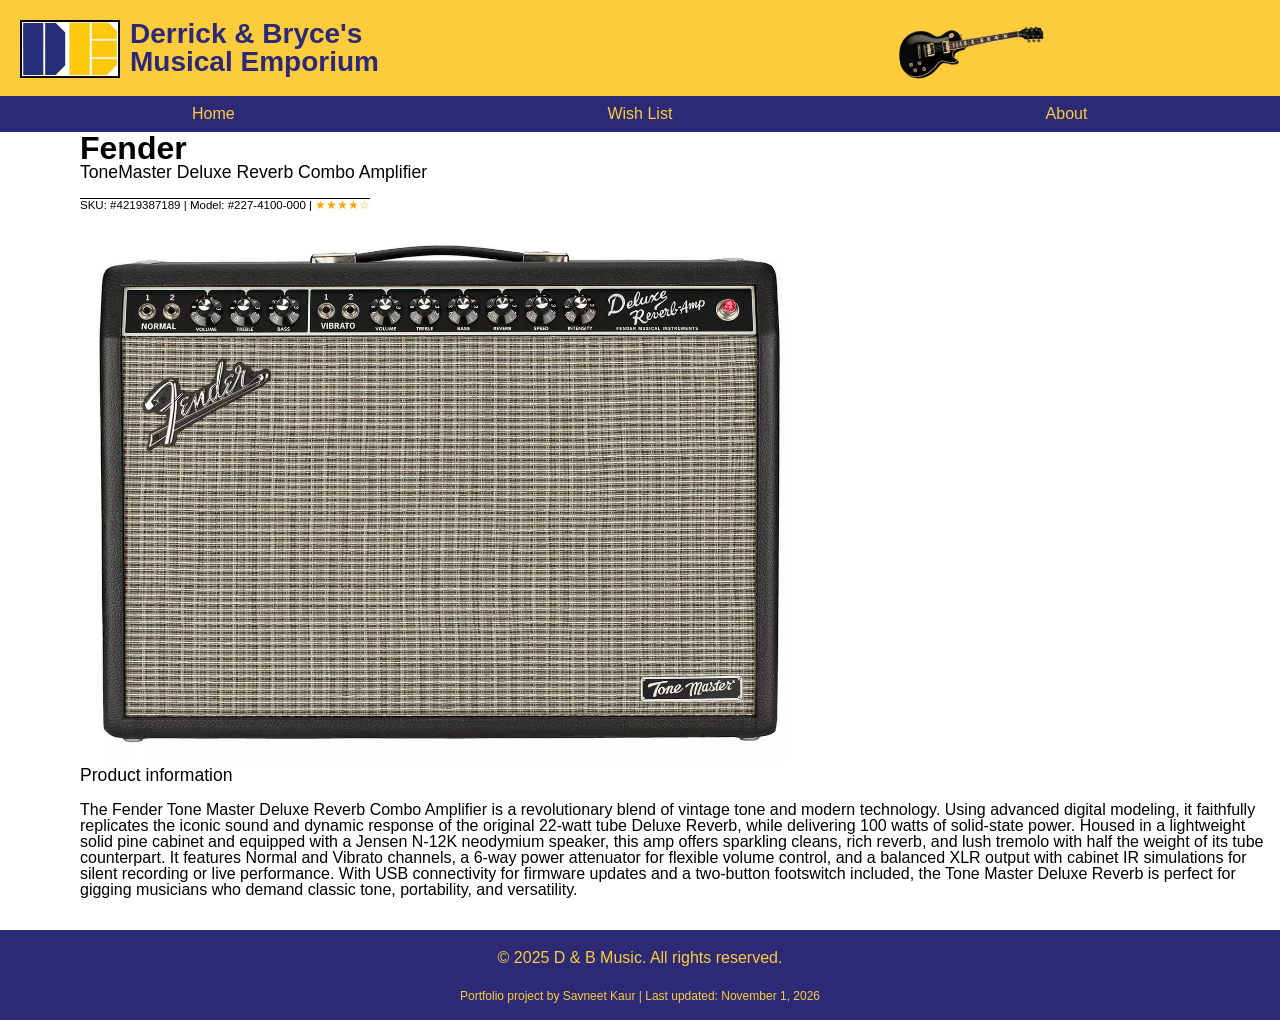
<file: music-website/Views/Products/product_fender.html>
<!DOCTYPE html>

<html lang="en">
<head>
<meta charset="utf-8"/>
<title>Product Page</title>
<link href="../../Styles/styles/layout.css" rel="stylesheet"/>
<link href="../../Styles/styles/reset.css" rel="stylesheet"/>
<link href="../../Styles/styles/styles.css" rel="stylesheet"/>
</head>
<body>
<header>
<section>
<!--This is for logo and business name-->
<img alt="Derrick &amp; Bryce Music Logo" src="../../Images/images/logo.jpg"/>
<strong> Derrick &amp; Bryce's</strong><br/>
<strong> Musical Emporium </strong>
<img alt="guitar" id="decoration" src="../../Images/images/header_guitar.png"/>
</section>
<nav>
<ul>
<li><a href="../index.html">Home</a></li>
<li><a href="../Wishlist.html">Wish List</a></li>
<li><a href="../About.html">About</a></li>
</ul>
</nav>
</header>
<section class="product">
<!--Product Information-->
<aside>
<h1>Fender</h1>
<h2>ToneMaster Deluxe Reverb Combo Amplifier</h2>
<p><span class="infoline">SKU: #4219387189 | Model: #227-4100-000 |
            <span class="stars">★★★★☆</span></span></p>
</aside>
<!--Product Image-->
<aside>
<img alt="" src="../../Images/images/fender_large.jpg"/>
</aside>
<!--Product Description-->
<aside>
<h2>Product information</h2>
<p>The Fender Tone Master Deluxe Reverb Combo Amplifier is a revolutionary blend of vintage tone and modern technology. Using advanced digital modeling, it faithfully replicates the iconic sound and dynamic response of the original 22-watt tube Deluxe Reverb, while delivering 100 watts of solid-state power. Housed in a lightweight solid pine cabinet and equipped with a Jensen N-12K neodymium speaker, this amp offers sparkling cleans, rich reverb, and lush tremolo with half the weight of its tube counterpart. It features Normal and Vibrato channels, a 6-way power attenuator for flexible volume control, and a balanced XLR output with cabinet IR simulations for silent recording or live performance. With USB connectivity for firmware updates and a two-button footswitch included, the Tone Master Deluxe Reverb is perfect for gigging musicians who demand classic tone, portability, and versatility.</p>
</aside>
</section>
<footer>
<p>© 2025 D &amp; B Music. All rights reserved.</p>
<p style="font-size:12px; text-align:center; padding:8px 12px; margin:0;">Portfolio project by Savneet Kaur | Last updated: November 1, 2026</p></footer>
</body>
</html>
</file>
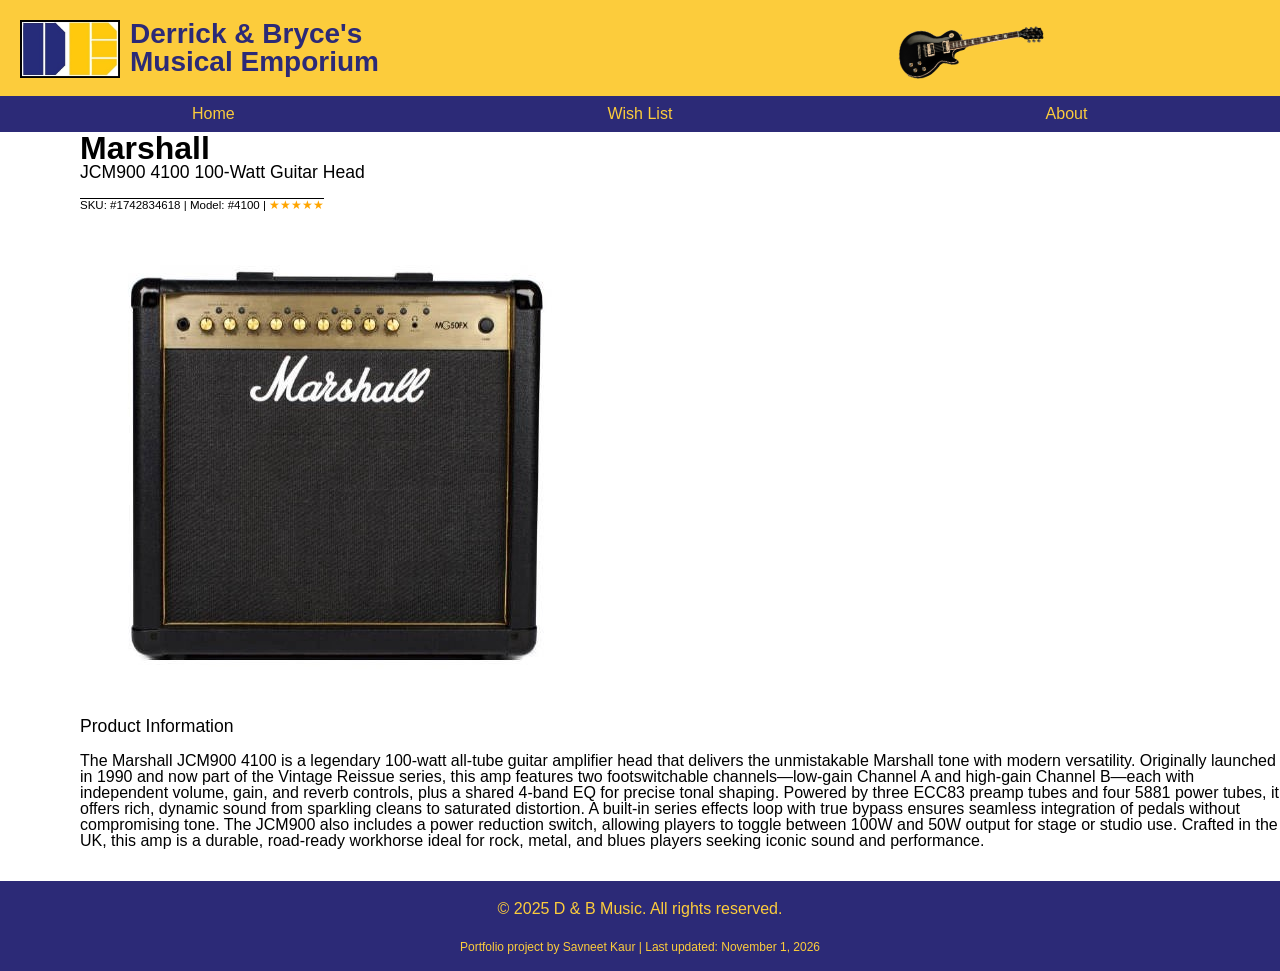
<file: music-website/Views/Products/product_jcm.html>
<!DOCTYPE html>

<html lang="en">
<head>
<meta charset="utf-8"/>
<title>Product Page</title>
<link href="../../Styles/styles/layout.css" rel="stylesheet"/>
<link href="../../Styles/styles/reset.css" rel="stylesheet"/>
<link href="../../Styles/styles/styles.css" rel="stylesheet"/>
</head>
<body>
<header>
<section>
<!--This is for logo and business name-->
<img alt="Derrick &amp; Bryce Music Logo" src="../../Images/images/logo.jpg"/>
<strong> Derrick &amp; Bryce's</strong><br/>
<strong> Musical Emporium </strong>
<img alt="guitar" id="decoration" src="../../Images/images/header_guitar.png"/>
</section>
<nav>
<ul>
<li><a href="../index.html">Home</a></li>
<li><a href="../Wishlist.html">Wish List</a></li>
<li><a href="../About.html">About</a></li>
</ul>
</nav>
</header>
<section class="product">
<!--Product Information-->
<aside>
<h1>Marshall</h1>
<h2>JCM900 4100 100-Watt Guitar Head</h2>
<p><span class="infoline">SKU: #1742834618 | Model: #4100 |
<span class="stars">★★★★★</span></span></p>
</aside>
<!--Product Image-->
<aside>
<img alt="Guitar Head" src="../../Images/images/marshall_large.jpg"/>
</aside>
<!--Product Description-->
<aside>
<h2>Product Information</h2>
<p>The Marshall JCM900 4100 is a legendary 100-watt all-tube guitar amplifier head that delivers the unmistakable Marshall tone with modern versatility. Originally launched in 1990 and now part of the Vintage Reissue series, this amp features two footswitchable channels—low-gain Channel A and high-gain Channel B—each with independent volume, gain, and reverb controls, plus a shared 4-band EQ for precise tonal shaping. Powered by three ECC83 preamp tubes and four 5881 power tubes, it offers rich, dynamic sound from sparkling cleans to saturated distortion. A built-in series effects loop with true bypass ensures seamless integration of pedals without compromising tone. The JCM900 also includes a power reduction switch, allowing players to toggle between 100W and 50W output for stage or studio use. Crafted in the UK, this amp is a durable, road-ready workhorse ideal for rock, metal, and blues players seeking iconic sound and performance.
        </p>
</aside>
</section>
<footer>
<p>© 2025 D &amp; B Music. All rights reserved.</p>
<p style="font-size:12px; text-align:center; padding:8px 12px; margin:0;">Portfolio project by Savneet Kaur | Last updated: November 1, 2026</p></footer>
</body>
</html>
</file>
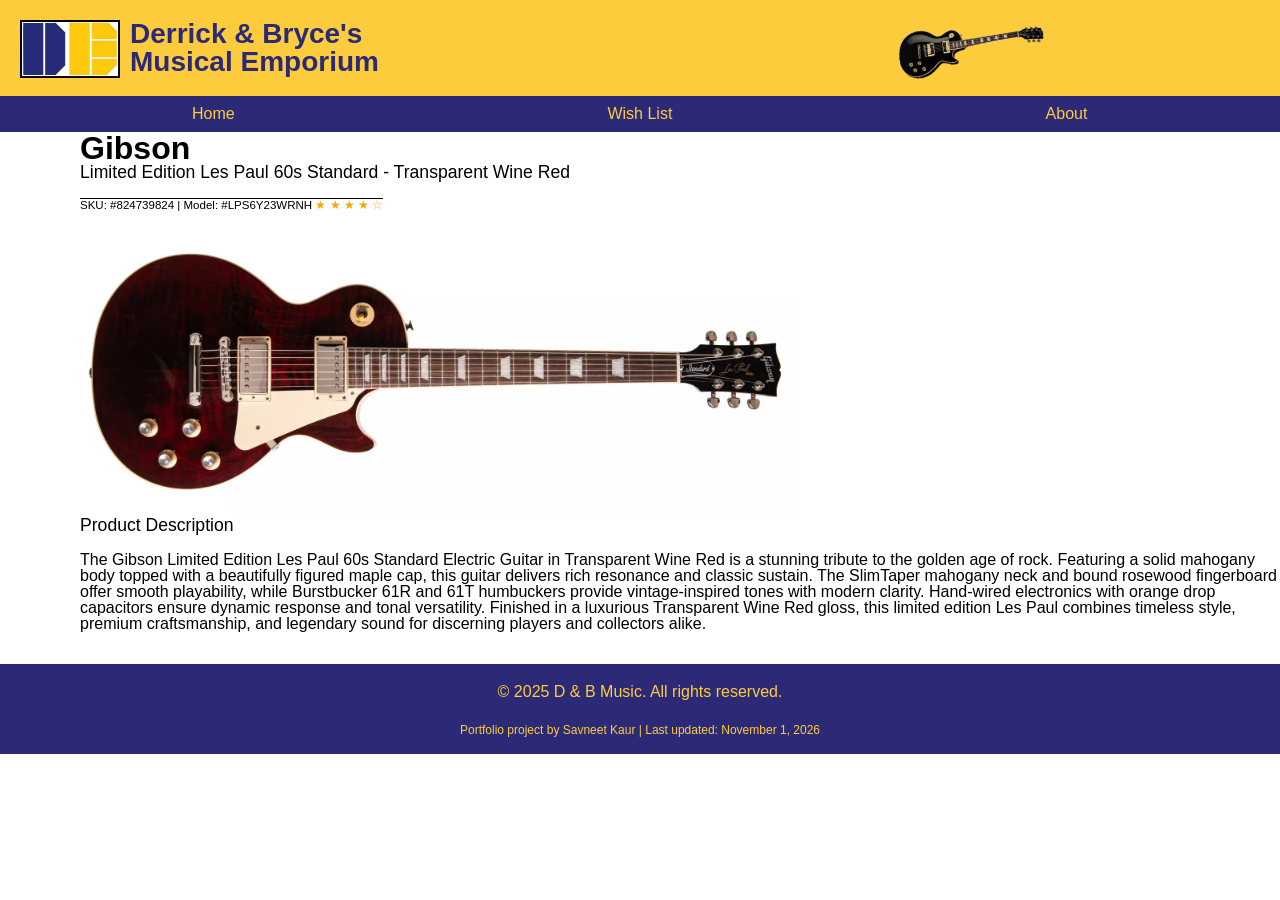
<file: music-website/Views/Products/product_lp.html>
<!DOCTYPE html>

<html lang="en">
<head>
<meta charset="utf-8"/>
<title>Product Page</title>
<link href="../../Styles/styles/layout.css" rel="stylesheet"/>
<link href="../../Styles/styles/reset.css" rel="stylesheet"/>
<link href="../../Styles/styles/styles.css" rel="stylesheet"/>
</head>
<body>
<header>
<section>
<!--This is for logo and business name-->
<img alt="Derrick &amp; Bryce Music Logo" src="../../Images/images/logo.jpg"/>
<strong> Derrick &amp; Bryce's</strong><br/>
<strong> Musical Emporium </strong>
<img alt="guitar" id="decoration" src="../../Images/images/header_guitar.png"/>
</section>
<nav>
<ul>
<li><a href="../index.html">Home</a></li>
<li><a href="../Wishlist.html">Wish List</a></li>
<li><a href="../About.html">About</a></li>
</ul>
</nav>
</header>
<section class="product">
<!--Product Information-->
<aside>
<h1>Gibson</h1>
<h2>Limited Edition Les Paul 60s Standard - Transparent Wine Red</h2>
<p>
<span class="infoline">
                SKU: #824739824 | Model: #LPS6Y23WRNH
            <span class="stars"> ★ ★ ★ ★ ☆</span>
</span></p>
</aside>
<!--Product Image-->
<aside>
<img alt="Gibson Limited Edition" src="../../Images/images/gibsonLP_large.jpg"/>
</aside>
<!--Product Description-->
<aside>
<h2>Product Description</h2>
<p>The Gibson Limited Edition Les Paul 60s Standard Electric Guitar in Transparent Wine Red is a stunning tribute to the golden age of rock. Featuring a solid mahogany body topped with a beautifully figured maple cap, this guitar delivers rich resonance and classic sustain. The SlimTaper mahogany neck and bound rosewood fingerboard offer smooth playability, while Burstbucker 61R and 61T humbuckers provide vintage-inspired tones with modern clarity. Hand-wired electronics with orange drop capacitors ensure dynamic response and tonal versatility. Finished in a luxurious Transparent Wine Red gloss, this limited edition Les Paul combines timeless style, premium craftsmanship, and legendary sound for discerning players and collectors alike.
        </p>
</aside>
</section>
<footer>
<p>© 2025 D &amp; B Music. All rights reserved.</p>
<p style="font-size:12px; text-align:center; padding:8px 12px; margin:0;">Portfolio project by Savneet Kaur | Last updated: November 1, 2026</p></footer>
</body>
</html>
</file>
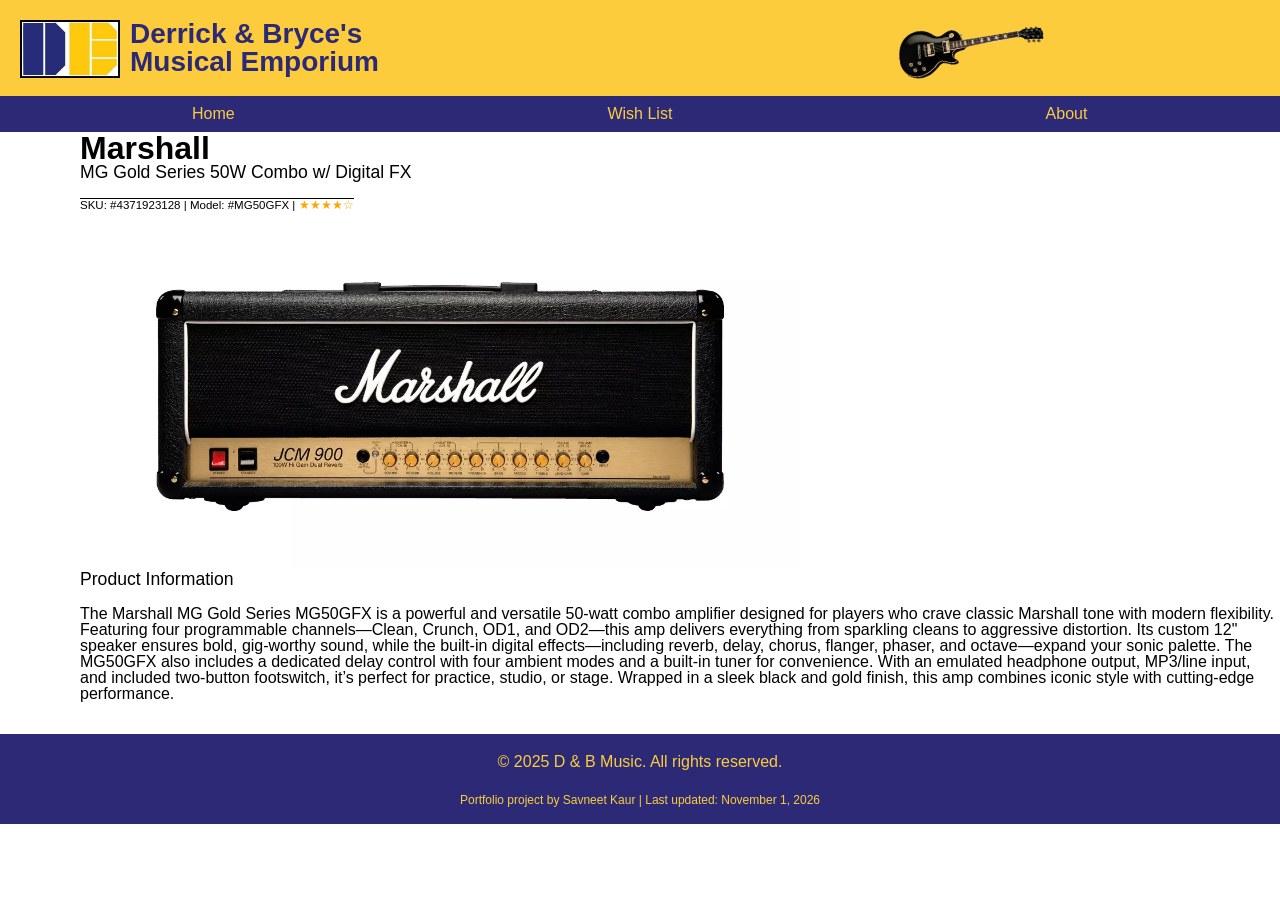
<file: music-website/Views/Products/product_marshall.html>
<!DOCTYPE html>

<html lang="en">
<head>
<meta charset="utf-8"/>
<title>Product Page</title>
<link href="../../Styles/styles/layout.css" rel="stylesheet"/>
<link href="../../Styles/styles/reset.css" rel="stylesheet"/>
<link href="../../Styles/styles/styles.css" rel="stylesheet"/>
</head>
<body>
<header>
<section>
<!--This is for logo and business name-->
<img alt="Derrick &amp; Bryce Music Logo" src="../../Images/images/logo.jpg"/>
<strong> Derrick &amp; Bryce's</strong><br/>
<strong> Musical Emporium </strong>
<img alt="guitar" id="decoration" src="../../Images/images/header_guitar.png"/>
</section>
<nav>
<ul>
<li><a href="../index.html">Home</a></li>
<li><a href="../Wishlist.html">Wish List</a></li>
<li><a href="../About.html">About</a></li>
</ul>
</nav>
</header>
<section class="product">
<!--Product Information-->
<aside>
<h1>Marshall</h1>
<h2>MG Gold Series 50W Combo w/ Digital FX</h2>
<p><span class="infoline">SKU: #4371923128 | Model: #MG50GFX |
<span class="stars">★★★★☆</span></span></p>
</aside>
<!--Product Image-->
<aside>
<img alt="Powerful Amplifier" src="../../Images/images/marshall_head_large.jpg"/>
</aside>
<!--Product Description-->
<aside>
<h2>Product Information</h2>
<p>The Marshall MG Gold Series MG50GFX is a powerful and versatile 50-watt combo amplifier designed for players who crave classic Marshall tone with modern flexibility. Featuring four programmable channels—Clean, Crunch, OD1, and OD2—this amp delivers everything from sparkling cleans to aggressive distortion. Its custom 12" speaker ensures bold, gig-worthy sound, while the built-in digital effects—including reverb, delay, chorus, flanger, phaser, and octave—expand your sonic palette. The MG50GFX also includes a dedicated delay control with four ambient modes and a built-in tuner for convenience. With an emulated headphone output, MP3/line input, and included two-button footswitch, it’s perfect for practice, studio, or stage. Wrapped in a sleek black and gold finish, this amp combines iconic style with cutting-edge performance.
        </p>
</aside>
</section>
<footer>
<p>© 2025 D &amp; B Music. All rights reserved.</p>
<p style="font-size:12px; text-align:center; padding:8px 12px; margin:0;">Portfolio project by Savneet Kaur | Last updated: November 1, 2026</p></footer>
</body>
</html>
</file>
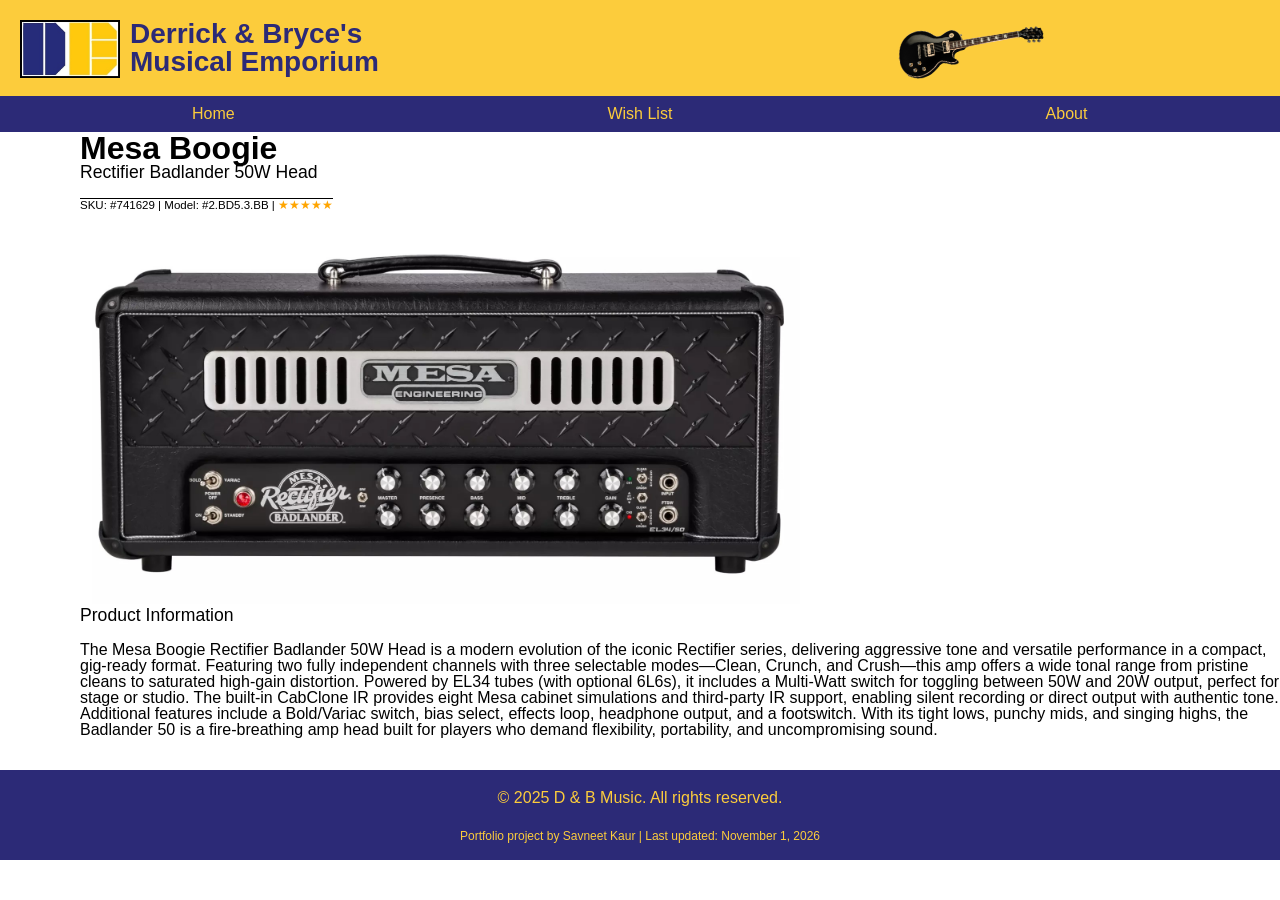
<file: music-website/Views/Products/product_messa.html>
<!DOCTYPE html>

<html lang="en">
<head>
<meta charset="utf-8"/>
<title>Product Page</title>
<link href="../../Styles/styles/layout.css" rel="stylesheet"/>
<link href="../../Styles/styles/reset.css" rel="stylesheet"/>
<link href="../../Styles/styles/styles.css" rel="stylesheet"/>
</head>
<body>
<header>
<section>
<!--This is for logo and business name-->
<img alt="Derrick &amp; Bryce Music Logo" src="../../Images/images/logo.jpg"/>
<strong> Derrick &amp; Bryce's</strong><br/>
<strong> Musical Emporium </strong>
<img alt="guitar" id="decoration" src="../../Images/images/header_guitar.png"/>
</section>
<nav>
<ul>
<li><a href="../index.html">Home</a></li>
<li><a href="../Wishlist.html">Wish List</a></li>
<li><a href="../About.html">About</a></li>
</ul>
</nav>
</header>
<section class="product">
<!--Product Information-->
<aside>
<h1>Mesa Boogie</h1>
<h2>Rectifier Badlander 50W Head</h2>
<p><span class="infoline">SKU: #741629 | Model: #2.BD5.3.BB |
<span class="stars">★★★★★</span></span></p>
</aside>
<!--Product Image-->
<aside>
<img alt="" src="../../Images/images/mesa_head_large.jpg"/>
</aside>
<!--Product Description-->
<aside>
<h2>Product Information</h2>
<p>The Mesa Boogie Rectifier Badlander 50W Head is a modern evolution of the iconic Rectifier series, delivering aggressive tone and versatile performance in a compact, gig-ready format. Featuring two fully independent channels with three selectable modes—Clean, Crunch, and Crush—this amp offers a wide tonal range from pristine cleans to saturated high-gain distortion. Powered by EL34 tubes (with optional 6L6s), it includes a Multi-Watt switch for toggling between 50W and 20W output, perfect for stage or studio. The built-in CabClone IR provides eight Mesa cabinet simulations and third-party IR support, enabling silent recording or direct output with authentic tone. Additional features include a Bold/Variac switch, bias select, effects loop, headphone output, and a footswitch. With its tight lows, punchy mids, and singing highs, the Badlander 50 is a fire-breathing amp head built for players who demand flexibility, portability, and uncompromising sound.
        </p>
</aside>
</section>
<footer>
<p>© 2025 D &amp; B Music. All rights reserved.</p>
<p style="font-size:12px; text-align:center; padding:8px 12px; margin:0;">Portfolio project by Savneet Kaur | Last updated: November 1, 2026</p></footer>
</body>
</html>
</file>
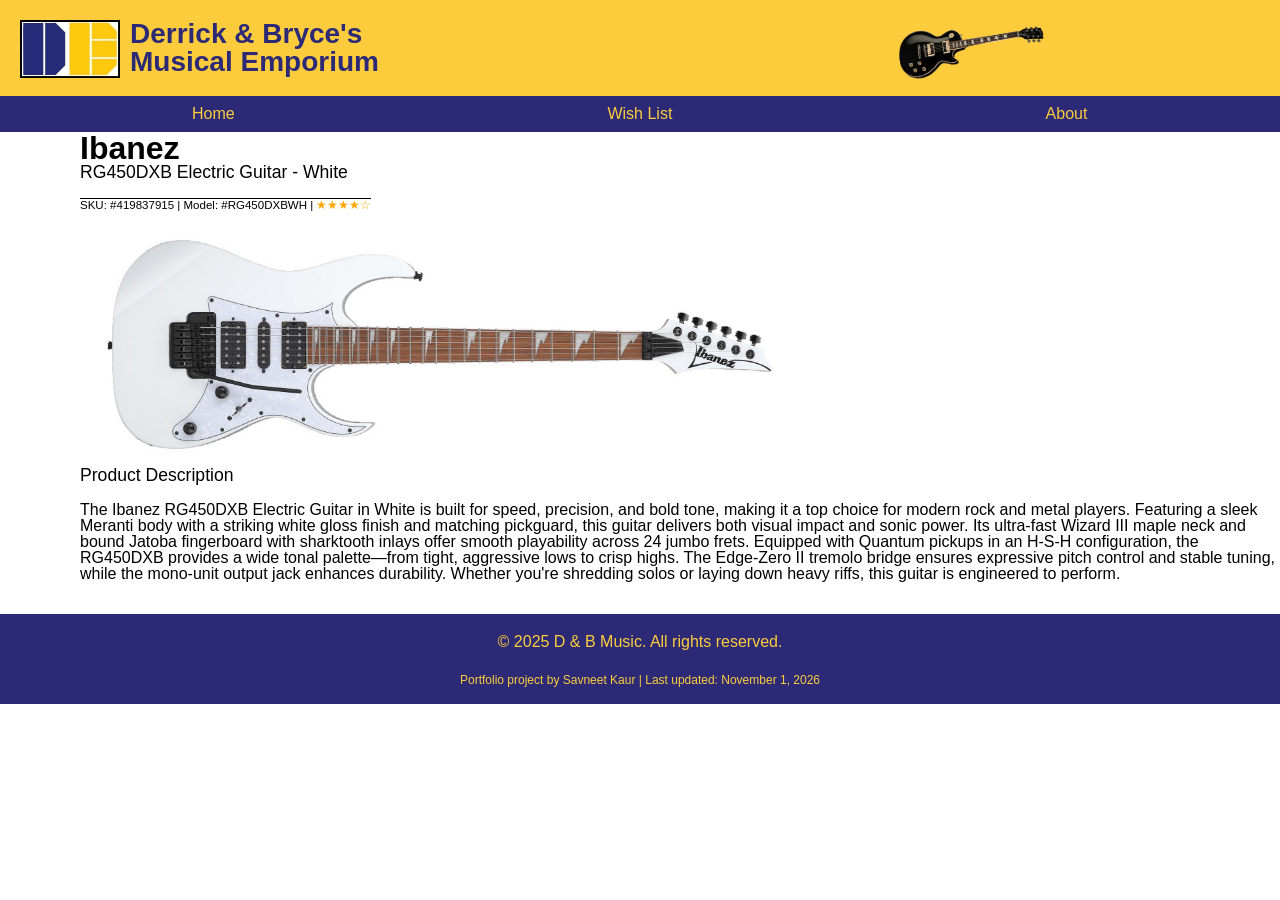
<file: music-website/Views/Products/product_rg.html>
<!DOCTYPE html>

<html lang="en">
<head>
<meta charset="utf-8"/>
<title>Product Page</title>
<link href="../../Styles/styles/layout.css" rel="stylesheet"/>
<link href="../../Styles/styles/reset.css" rel="stylesheet"/>
<link href="../../Styles/styles/styles.css" rel="stylesheet"/>
</head>
<body>
<header>
<section>
<!--This is for logo and business name-->
<img alt="Derrick &amp; Bryce Music Logo" src="../../Images/images/logo.jpg"/>
<strong> Derrick &amp; Bryce's</strong><br/>
<strong> Musical Emporium </strong>
<img alt="guitar" id="decoration" src="../../Images/images/header_guitar.png"/>
</section>
<nav>
<ul>
<li><a href="../index.html">Home</a></li>
<li><a href="../Wishlist.html">Wish List</a></li>
<li><a href="../About.html">About</a></li>
</ul>
</nav>
</header>
<section class="product">
<!--Product Information-->
<aside>
<h1>Ibanez</h1>
<h2>RG450DXB Electric Guitar - White</h2>
<p><span class="infoline">SKU: #419837915 | Model: #RG450DXBWH |
<span class="stars">★★★★☆</span></span></p>
</aside>
<!--Product Image-->
<aside>
<img alt="" src="../../Images/images/ibanez_large.jpg"/>
</aside>
<!--Product Description-->
<aside>
<h2>Product Description</h2>
<p>The Ibanez RG450DXB Electric Guitar in White is built for speed, precision, and bold tone, making it a top choice for modern rock and metal players. Featuring a sleek Meranti body with a striking white gloss finish and matching pickguard, this guitar delivers both visual impact and sonic power. Its ultra-fast Wizard III maple neck and bound Jatoba fingerboard with sharktooth inlays offer smooth playability across 24 jumbo frets. Equipped with Quantum pickups in an H-S-H configuration, the RG450DXB provides a wide tonal palette—from tight, aggressive lows to crisp highs. The Edge-Zero II tremolo bridge ensures expressive pitch control and stable tuning, while the mono-unit output jack enhances durability. Whether you're shredding solos or laying down heavy riffs, this guitar is engineered to perform.
        </p>
</aside>
</section>
<footer>
<p>© 2025 D &amp; B Music. All rights reserved.</p>
<p style="font-size:12px; text-align:center; padding:8px 12px; margin:0;">Portfolio project by Savneet Kaur | Last updated: November 1, 2026</p></footer>
</body>
</html>
</file>
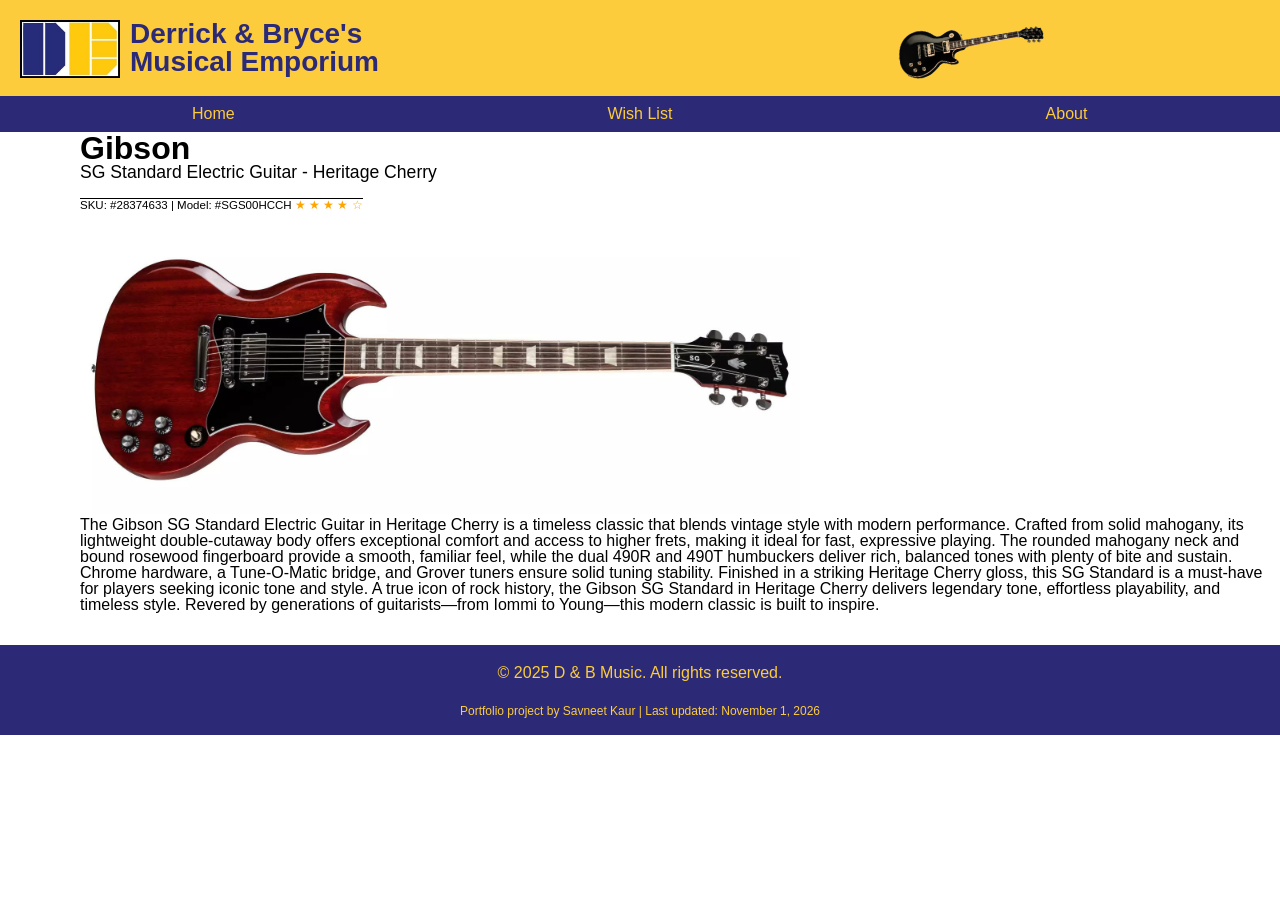
<file: music-website/Views/Products/product_sg.html>
<!DOCTYPE html>

<html lang="en">
<head>
<meta charset="utf-8"/>
<title>Product Page</title>
<link href="../../Styles/styles/layout.css" rel="stylesheet"/>
<link href="../../Styles/styles/reset.css" rel="stylesheet"/>
<link href="../../Styles/styles/styles.css" rel="stylesheet"/>
</head>
<body>
<header>
<section>
<!--This is for logo and business name-->
<img alt="Derrick &amp; Bryce Music Logo" src="../../Images/images/logo.jpg"/>
<strong> Derrick &amp; Bryce's</strong><br/>
<strong> Musical Emporium </strong>
<img alt="guitar" id="decoration" src="../../Images/images/header_guitar.png"/>
</section>
<nav>
<ul>
<li><a href="../index.html">Home</a></li>
<li><a href="../Wishlist.html">Wish List</a></li>
<li><a href="../About.html">About</a></li>
</ul>
</nav>
</header>
<section class="product">
<!--Product Information-->
<aside>
<h1>Gibson</h1>
<h2>SG Standard Electric Guitar - Heritage Cherry</h2>
<p>
<span class="infoline">
                SKU: #28374633 | Model: #SGS00HCCH
                <span class="stars"> ★ ★ ★ ★ ☆</span>
</span>
</p>
</aside>
<!--Product Image-->
<aside>
<img alt="" src="../../Images/images/gibsonSG_large.jpg"/>
</aside>
<!--Product Description-->
<aside>
<p>
            The Gibson SG Standard Electric Guitar in Heritage Cherry is a timeless classic that blends vintage style with modern performance. Crafted from solid mahogany, its lightweight double-cutaway body offers exceptional comfort and access to higher frets, making it ideal for fast, expressive playing. The rounded mahogany neck and bound rosewood fingerboard provide a smooth, familiar feel, while the dual 490R and 490T humbuckers deliver rich, balanced tones with plenty of bite and sustain. Chrome hardware, a Tune-O-Matic bridge, and Grover tuners ensure solid tuning stability. Finished in a striking Heritage Cherry gloss, this SG Standard is a must-have for players seeking iconic tone and style. A true icon of rock history, the Gibson SG Standard in Heritage Cherry delivers legendary tone, effortless playability, and timeless style. Revered by generations of guitarists—from Iommi to Young—this modern classic is built to inspire.
        </p>
</aside>
</section>
<footer>
<p>© 2025 D &amp; B Music. All rights reserved.</p>
<p style="font-size:12px; text-align:center; padding:8px 12px; margin:0;">Portfolio project by Savneet Kaur | Last updated: November 1, 2026</p></footer>
</body>
</html>
</file>
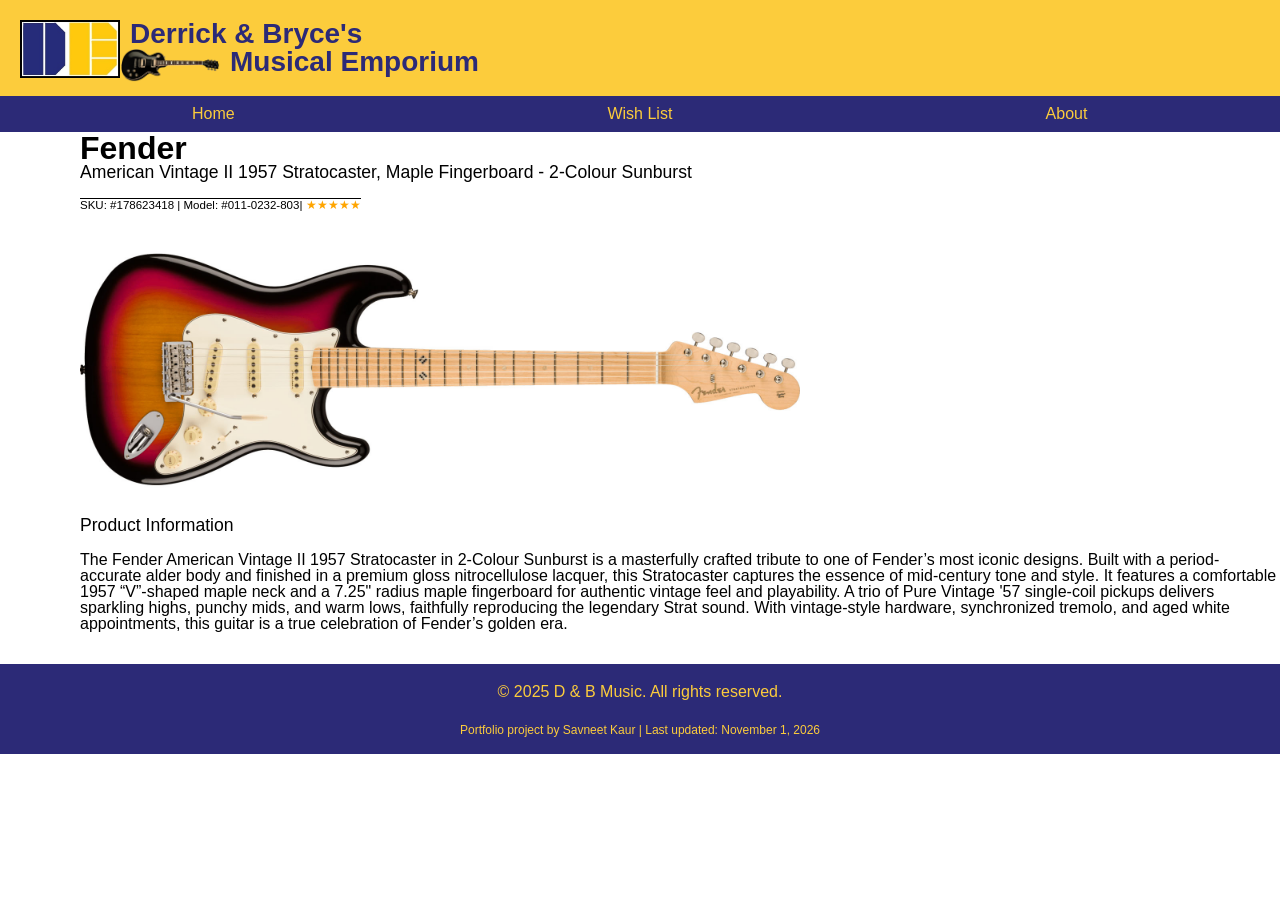
<file: music-website/Views/Products/product_strat.html>
<!DOCTYPE html>

<html lang="en">
<head>
<meta charset="utf-8"/>
<title>Product Page</title>
<link href="../../Styles/styles/layout.css" rel="stylesheet"/>
<link href="../../Styles/styles/reset.css" rel="stylesheet"/>
<link href="../../Styles/styles/styles.css" rel="stylesheet"/>
</head>
<body>
<header>
<section>
<!--This is for logo and business name-->
<img alt="Derrick &amp; Bryce Music Logo" src="../../Images/images/logo.jpg"/>
<strong> Derrick &amp; Bryce's</strong><br/>
<strong> Musical Emporium </strong>
<img alt="guitar" id=" decoration" src="../../Images/images/header_guitar.png"/>
</section>
<nav>
<ul>
<li><a href="../index.html">Home</a></li>
<li><a href="../Wishlist.html">Wish List</a></li>
<li><a href="../About.html">About</a></li>
</ul>
</nav>
</header>
<section class="product">
<!--Product Information-->
<aside>
<h1>Fender</h1>
<h2>American Vintage II 1957 Stratocaster, Maple Fingerboard - 2-Colour Sunburst
        </h2>
<p><span class="infoline">SKU: #178623418 | Model: #011-0232-803|
            <span class="stars"> ★★★★★</span></span></p>
</aside>
<!--Product Image-->
<aside>
<img alt="Fender Stratocaster" src="../../Images/images/strat_large.jpg"/>
</aside>
<!--Product Description-->
<aside>
<h2>Product Information</h2>
<p>The Fender American Vintage II 1957 Stratocaster in 2-Colour Sunburst is a masterfully crafted tribute to one of Fender’s most iconic designs. Built with a period-accurate alder body and finished in a premium gloss nitrocellulose lacquer, this Stratocaster captures the essence of mid-century tone and style. It features a comfortable 1957 “V”-shaped maple neck and a 7.25" radius maple fingerboard for authentic vintage feel and playability. A trio of Pure Vintage '57 single-coil pickups delivers sparkling highs, punchy mids, and warm lows, faithfully reproducing the legendary Strat sound. With vintage-style hardware, synchronized tremolo, and aged white appointments, this guitar is a true celebration of Fender’s golden era.
        </p>
</aside>
</section>
<footer>
<p>© 2025 D &amp; B Music. All rights reserved.</p>
<p style="font-size:12px; text-align:center; padding:8px 12px; margin:0;">Portfolio project by Savneet Kaur | Last updated: November 1, 2026</p></footer>
</body>
</html>
</file>
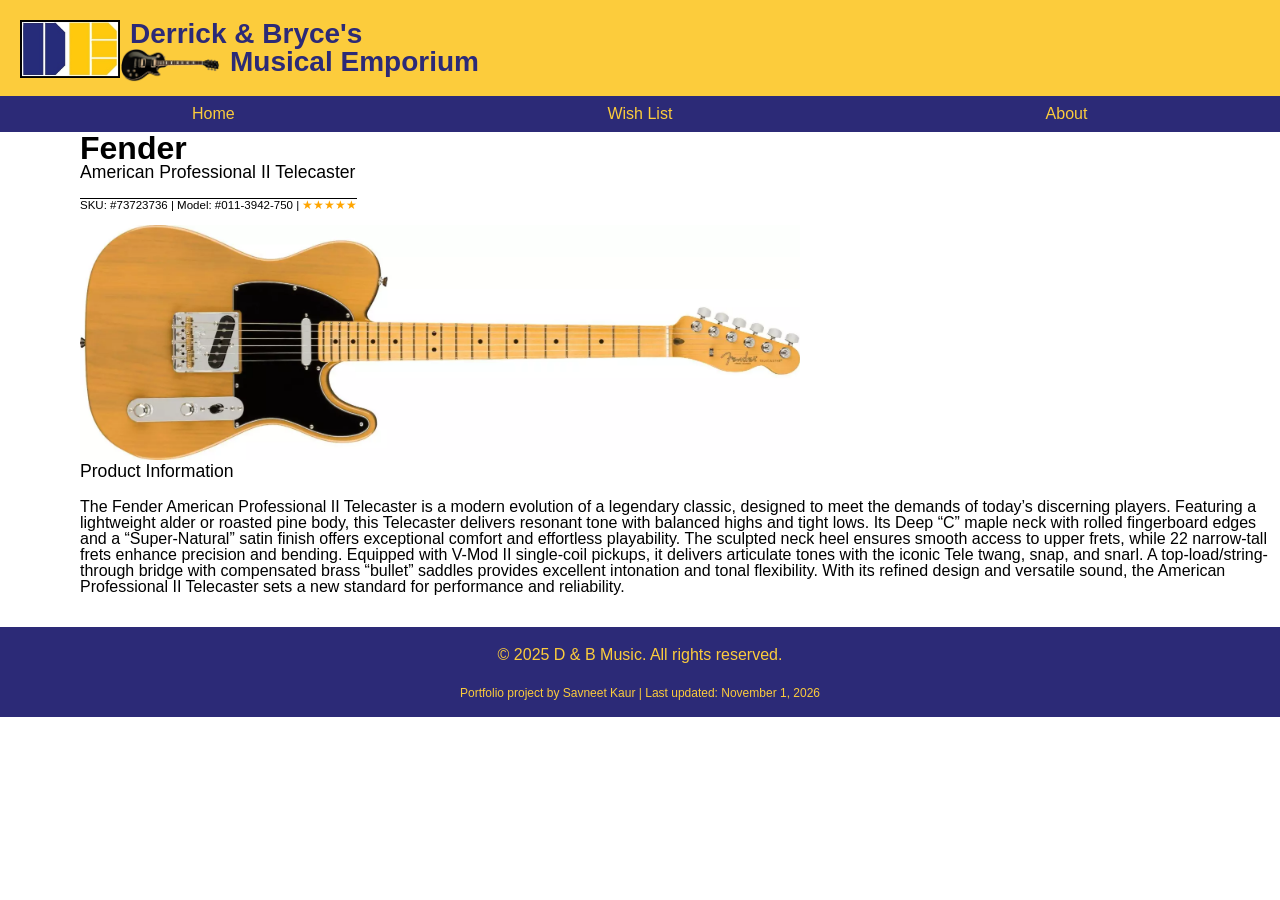
<file: music-website/Views/Products/product_tele.html>
<!DOCTYPE html>

<html lang="en">
<head>
<meta charset="utf-8"/>
<title>Product Page</title>
<link href="../../Styles/styles/layout.css" rel="stylesheet"/>
<link href="../../Styles/styles/reset.css" rel="stylesheet"/>
<link href="../../Styles/styles/styles.css" rel="stylesheet"/>
</head>
<body>
<header>
<section>
<!--This is for logo and business name-->
<img alt="Derrick &amp; Bryce Music Logo" src="../../Images/images/logo.jpg"/>
<strong> Derrick &amp; Bryce's</strong><br/>
<strong> Musical Emporium </strong>
<img alt="guitar" id="decoration " src="../../Images/images/header_guitar.png"/>
</section>
<nav>
<ul>
<li><a href="../index.html">Home</a></li>
<li><a href="../Wishlist.html">Wish List</a></li>
<li><a href="../About.html">About</a></li>
</ul>
</nav>
</header>
<section class="product">
<!--Product Information-->
<aside>
<h1>Fender</h1>
<h2>American Professional II Telecaster</h2>
<p><span class="infoline">SKU: #73723736 | Model: #011-3942-750 |
        <span class="stars">★★★★★</span></span></p>
</aside>
<!--Product Image-->
<aside>
<img alt="" src="../../Images/images/xl_1_1_0737237.webp"/>
</aside>
<!--Product Description-->
<aside>
<h2>Product Information</h2>
<p>The Fender American Professional II Telecaster is a modern evolution of a legendary classic, designed to meet the demands of today’s discerning players. Featuring a lightweight alder or roasted pine body, this Telecaster delivers resonant tone with balanced highs and tight lows. Its Deep “C” maple neck with rolled fingerboard edges and a “Super-Natural” satin finish offers exceptional comfort and effortless playability. The sculpted neck heel ensures smooth access to upper frets, while 22 narrow-tall frets enhance precision and bending. Equipped with V-Mod II single-coil pickups, it delivers articulate tones with the iconic Tele twang, snap, and snarl. A top-load/string-through bridge with compensated brass “bullet” saddles provides excellent intonation and tonal flexibility. With its refined design and versatile sound, the American Professional II Telecaster sets a new standard for performance and reliability.
        </p>
</aside>
</section>
<footer>
<p>© 2025 D &amp; B Music. All rights reserved.</p>
<p style="font-size:12px; text-align:center; padding:8px 12px; margin:0;">Portfolio project by Savneet Kaur | Last updated: November 1, 2026</p></footer>
</body>
</html>
</file>
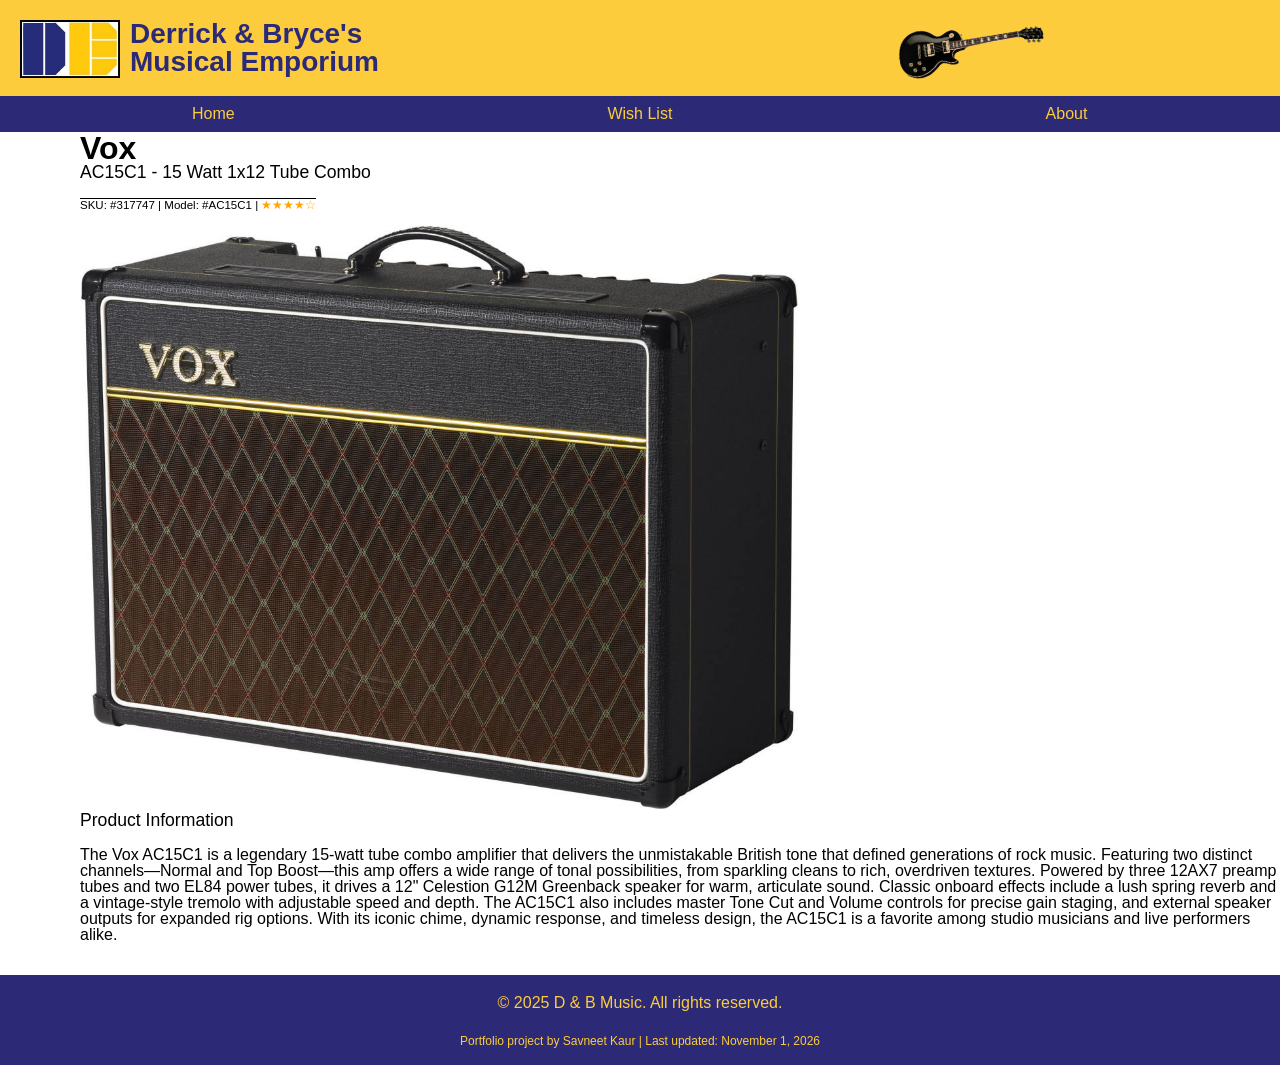
<file: music-website/Views/Products/product_vox.html>
<!DOCTYPE html>

<html lang="en">
<head>
<meta charset="utf-8"/>
<title>Product Page</title>
<link href="../../Styles/styles/layout.css" rel="stylesheet"/>
<link href="../../Styles/styles/reset.css" rel="stylesheet"/>
<link href="../../Styles/styles/styles.css" rel="stylesheet"/>
</head>
<body>
<header>
<section>
<!--This is for logo and business name-->
<img alt="Derrick &amp; Bryce Music Logo" src="../../Images/images/logo.jpg"/>
<strong> Derrick &amp; Bryce's</strong><br/>
<strong> Musical Emporium </strong>
<img alt="guitar" id="decoration" src="../../Images/images/header_guitar.png"/>
</section>
<nav>
<ul>
<li><a href="../index.html">Home</a></li>
<li><a href="../Wishlist.html">Wish List</a></li>
<li><a href="../About.html">About</a></li>
</ul>
</nav>
</header>
<section class="product">
<!--Product Information-->
<aside>
<h1>Vox</h1>
<h2>AC15C1 - 15 Watt 1x12 Tube Combo</h2>
<p><span class="infoline">SKU: #317747 | Model: #AC15C1 |
<span class="stars">★★★★☆</span></span></p>
</aside>
<!--Product Image-->
<aside>
<img alt="Combo Amplifier" src="../../Images/images/vox_large.jpg"/>
</aside>
<!--Product Description-->
<aside>
<h2>Product Information</h2>
<p>The Vox AC15C1 is a legendary 15-watt tube combo amplifier that delivers the unmistakable British tone that defined generations of rock music. Featuring two distinct channels—Normal and Top Boost—this amp offers a wide range of tonal possibilities, from sparkling cleans to rich, overdriven textures. Powered by three 12AX7 preamp tubes and two EL84 power tubes, it drives a 12" Celestion G12M Greenback speaker for warm, articulate sound. Classic onboard effects include a lush spring reverb and a vintage-style tremolo with adjustable speed and depth. The AC15C1 also includes master Tone Cut and Volume controls for precise gain staging, and external speaker outputs for expanded rig options. With its iconic chime, dynamic response, and timeless design, the AC15C1 is a favorite among studio musicians and live performers alike.</p>
</aside>
</section>
<footer>
<p>© 2025 D &amp; B Music. All rights reserved.</p>
<p style="font-size:12px; text-align:center; padding:8px 12px; margin:0;">Portfolio project by Savneet Kaur | Last updated: November 1, 2026</p></footer>
</body>
</html>
</file>
<file: styles.css>
:root{color-scheme:dark;--bg:#09151f;--surface:#102532;--surface2:#142d3a;--text:#eff9f7;--muted:#b7cdd1;--mint:#77e9cd;--border:#31515c}*{box-sizing:border-box}html{scroll-behavior:smooth}body{margin:0;background:radial-gradient(ellipse 550px 420px at 90% 8%,#174c4b55,transparent 75%),var(--bg);color:var(--text);font:16px/1.65 system-ui,-apple-system,'Segoe UI',sans-serif}a{color:var(--mint)}a:focus-visible,button:focus-visible,input:focus-visible,textarea:focus-visible{outline:3px solid #fff;outline-offset:3px}.container{width:min(1120px,calc(100% - 40px));margin:auto}.skip{position:absolute;left:-9999px}.skip:focus{left:15px;top:15px;z-index:99;background:#fff;color:#111;padding:8px}header{position:sticky;top:0;z-index:10;background:#09151ff0;backdrop-filter:blur(10px);border-bottom:1px solid var(--border)}nav{min-height:74px;display:flex;align-items:center;justify-content:space-between;gap:20px;flex-wrap:wrap}.brand{font-size:1.65rem;transform:translateX(-12px);font-weight:850;letter-spacing:.07em;text-decoration:none;color:var(--text)}.navlinks{display:flex;flex-wrap:wrap;gap:18px}.navlinks a{color:var(--text);text-decoration:none;font-size:.9rem}.navlinks a:hover{color:var(--mint)}main section{padding:76px 0;border-bottom:1px solid var(--border);scroll-margin-top:90px}.hero{min-height:580px;display:flex;align-items:center;border:0}h1{font-size:clamp(3rem,7vw,5.7rem);line-height:1.05;letter-spacing:-.055em;margin:12px 0 25px}h2{font-size:clamp(2rem,4vw,3rem);line-height:1.15;letter-spacing:-.035em;margin:8px 0 24px}h3{font-size:1.45rem;line-height:1.3;margin:0 0 12px}h4{margin:0 0 6px;color:var(--mint)}p{color:var(--muted);margin:0 0 17px}.lead{font-size:1.2rem;max-width:780px}.eyebrow{text-transform:uppercase;color:var(--mint);font-weight:700;font-size:.78rem;letter-spacing:.17em}.highlight{color:var(--mint)}.actions{display:flex;flex-wrap:wrap;gap:12px;margin-top:28px}.button{display:inline-flex;align-items:center;justify-content:center;border-radius:10px;padding:12px 19px;font-weight:750;text-decoration:none;background:var(--mint);color:#092029;border:1px solid var(--mint);cursor:pointer;font-size:.95rem}.button.alt{background:transparent;color:var(--text);border-color:var(--border)}.button:hover{filter:brightness(1.12)}.grid{display:grid;grid-template-columns:repeat(3,minmax(0,1fr));gap:18px}.card,.project{border:1px solid var(--border);border-radius:18px;background:var(--surface);padding:25px}.card p:last-child{margin-bottom:0}.project{margin:24px 0;padding:32px}.project-head{display:flex;justify-content:space-between;gap:20px;flex-wrap:wrap}.tags{display:flex;flex-wrap:wrap;gap:7px}.tag{border:1px solid var(--border);color:var(--mint);padding:4px 10px;border-radius:50px;font-size:.8rem}.star{display:grid;grid-template-columns:repeat(2,minmax(0,1fr));gap:13px;margin:20px 0}.star div{background:#091b26;border-radius:12px;padding:18px}.star p{margin-bottom:0}.evidence{display:flex;flex-wrap:wrap;gap:10px;margin:16px 0}.evidence a{border:1px solid var(--border);border-radius:9px;padding:9px 13px;text-decoration:none}.evidence a:hover{background:#244551}.project img{max-width:100%;max-height:360px;object-fit:contain;border:1px solid var(--border);border-radius:10px;display:block;margin:20px 0}.note{border-left:3px solid var(--mint);padding:12px 18px;background:#142b36;margin:22px 0}.contactform{display:grid;gap:14px;max-width:650px}.contactform label{font-weight:650}.contactform input,.contactform textarea{width:100%;padding:12px;background:#102532;border:1px solid #6a8a91;border-radius:8px;color:#fff;font:inherit}.contactform textarea{min-height:130px}footer{padding:30px 0;color:var(--muted);font-size:.88rem}footer a{margin-left:6px}.small{font-size:.88rem}.muted{color:var(--muted)}@media(max-width:760px){nav{padding:14px 0}.navlinks{gap:12px}.hero{min-height:460px}main section{padding:56px 0}.grid,.star{grid-template-columns:1fr}.project{padding:20px}}@media(prefers-reduced-motion:reduce){html{scroll-behavior:auto}}

/* Hero headline and technology line */
.hero-subheadline{color:var(--text);font-size:clamp(1.45rem,3vw,2.35rem);font-weight:650;line-height:1.3;letter-spacing:-.025em;margin:-8px 0 22px}.hero-tech{display:flex;flex-wrap:wrap;align-items:center;gap:0 12px;color:var(--mint);font-size:.98rem;font-weight:650;letter-spacing:.025em;margin:20px 0 0}.hero-tech span[aria-hidden="true"]{color:var(--muted)}
@media(max-width:760px){.hero-tech{gap:0 9px}.hero-subheadline{margin-top:0}}

/* About photo: keeps the original typography and layout */
.about-portrait{float:right;width:min(29%,240px);margin:0 0 24px 32px;border-radius:18px;overflow:hidden;border:1px solid rgba(255,255,255,.15);box-shadow:0 16px 36px rgba(0,0,0,.18)}.about-portrait img{display:block;width:100%;height:auto;aspect-ratio:516/720;object-fit:cover}@media(max-width:640px){.about-portrait{float:none;width:min(72%,260px);margin:16px auto 26px}}

/* Refined portrait placement. Original homepage type, headline, and buttons preserved. */
.hero > .container{position:relative;min-height:510px;padding-right:320px}
.hero-portrait-refined{position:absolute;top:8px;right:0;width:276px;margin:0;border:2px solid var(--mint);border-radius:18px;overflow:hidden;background:#30383d;box-shadow:0 16px 38px rgba(0,0,0,.26)}
.hero-portrait-refined img{display:block;width:100%;height:auto;aspect-ratio:377/410;object-fit:contain}
.hero h1{font-family:system-ui,-apple-system,'Segoe UI',sans-serif;font-weight:800}
.hero .lead{max-width:740px}
@media(max-width:900px){.hero > .container{padding-right:260px}.hero-portrait-refined{width:226px}}
@media(max-width:700px){.hero > .container{padding-right:0;min-height:0}.hero-portrait-refined{position:static;width:min(245px,65vw);margin:0 0 26px auto}.hero h1{font-size:clamp(2.8rem,10vw,5rem)}}

/* Final portrait balance: original hero design retained. */
@media (min-width: 901px){
  .hero > .container{width:min(1250px,calc(100% - 64px));padding-right:390px;min-height:590px}
  .hero-portrait-refined{top:36px;right:0;width:350px;border-radius:20px;box-shadow:0 22px 50px rgba(0,0,0,.30)}
  .hero-portrait-refined img{width:100%;height:405px;aspect-ratio:auto;object-fit:cover;object-position:center 40%}
}
@media (min-width:701px) and (max-width:900px){
  .hero > .container{padding-right:280px;min-height:560px}
  .hero-portrait-refined{top:39px;right:0;width:250px}
  .hero-portrait-refined img{width:100%;height:330px;aspect-ratio:auto;object-fit:cover;object-position:center 40%}
}
@media (max-width:700px){
  .hero > .container{display:flex;flex-direction:column;align-items:flex-start}
  .hero-portrait-refined{order:3;position:static;width:min(320px,85vw);margin:22px auto 26px}
  .hero-portrait-refined img{width:100%;height:auto;aspect-ratio:377/410;object-fit:cover}
  .hero .eyebrow{order:0}.hero h1{order:1}.hero .hero-subheadline{order:2}
  .hero .lead{order:4}.hero .hero-tech{order:5}.hero .actions{order:6}
}

/* Technology badges: original language order, pill outlines as in reference. */
.hero-tech{display:flex;flex-wrap:wrap;align-items:center;gap:12px 14px;margin:22px 0 0;font-size:.98rem;letter-spacing:0}
.hero-tech span:not([aria-hidden="true"]){display:inline-flex;align-items:center;justify-content:center;min-height:42px;padding:8px 16px;border:1px solid var(--mint);border-radius:999px;color:var(--text);font-weight:700;white-space:nowrap;background:rgba(3,23,34,.25)}
.hero-tech span[aria-hidden="true"]{display:none}
@media(max-width:760px){.hero-tech{gap:10px}.hero-tech span:not([aria-hidden="true"]){min-height:38px;padding:7px 12px}}

/* Colored technology icons matching the approved reference; other layout unchanged. */
.hero-tech .tech-badge{display:inline-flex;align-items:center;justify-content:center;gap:9px;min-height:44px;padding:7px 14px;border:1px solid var(--mint);border-radius:999px;color:var(--text);font-weight:700;white-space:nowrap;background:rgba(3,23,34,.25)}
.hero-tech .tech-badge svg{display:block;width:25px;height:25px;flex:none}
.hero-tech .tech-badge .tech-name{display:inline;color:inherit;border:0;background:none;padding:0;min-height:0;font:inherit}
@media(max-width:760px){.hero-tech .tech-badge{padding:7px 11px;gap:7px;min-height:39px}.hero-tech .tech-badge svg{width:22px;height:22px}}


/* November 2026: precise alignment refinement requested in marked screenshots.
   Preserve original headline, portrait, technology icons, buttons and theme. */
@media (min-width: 901px) {
  header nav.container,
  #about > .container {width:min(1250px,calc(100% - 64px));}
  header .brand {transform:none;}
  .hero {min-height:0; padding-top:76px; padding-bottom:30px; align-items:flex-start;}
  .hero > .container {min-height:510px;}
  #about {padding-top:44px;}
}
@media (min-width: 701px) and (max-width: 900px) {
  header .brand {transform:none;}
  .hero {min-height:0; padding-bottom:28px;}
  .hero > .container {min-height:510px;}
  #about {padding-top:44px;}
}
@media (max-width: 700px) {
  header .brand {transform:none;}
  .hero {min-height:0;}
  #about {padding-top:44px;}
}
/* Consistent readable body text, with existing display hierarchy retained. */
main p, main li {font-family:system-ui,-apple-system,'Segoe UI',sans-serif;}
</file>
<file: music-website/Styles/styles/layout.css>
header {
    height: 125px;
}

header section img {
    float:left;
}

header #decoration {
    position: absolute;
    top: 20px;
    left: 70%;
    width: 150px;
}

nav > ul > li {
    list-style-type: none;
    display: block;
    float: left;
    width: 33.33%;
}

nav > ul > li > a {
    text-decoration: none;
    display: block;
}

nav > ul > li > a:hover {
    background-color: #fccc3c;
    color: #2c2a77;
}

section:nth-of-type(2) {
    clear: both;
}

section.products {
    clear: both;
    display: flex;
    flex-flow: row wrap;
    justify-content: center;
    align-items: center;
    gap: 40px;
}

section.products article {
    flex: 1 1 250px;
    width: 350px;
}

#decoration {
    transform: rotate(-10deg);
}

footer {
    height: 50px;
    background-color: #2c2a77;
    color: #fccc3c;
    text-align: center;
    padding: 20px;
    font-family: Verdana, Geneva, Tahoma, sans-serif;
}
</file>
<file: music-website/Styles/styles/styles.css>
header section {
    background-color: #fccc3c;
    padding: 20px;
}

header section strong {
    font-size: 1.75em;
    color: #2c2a77;
    margin-left: 10px;
    font-family: Verdana, Geneva, Tahoma, sans-serif;
    font-weight: bold;
}

header section img {
    width: 100px;
    text-align: left;
}

nav > ul > li {
    background-color: #2c2a77;
}

nav > ul > li > a {
    padding: 10px;
    color: #fccc3c;
    text-align: center;
    font-family: Verdana, Geneva, Tahoma, sans-serif;
}

section.product-listing {
    width: 75%;
    margin: 0 auto;
}

section.products {
    width: 100%;
}

section.product-listing > h1 {
    margin-top: 2em;
}

a {
    text-decoration: none;
    color: black;
}

section a:visited {
    color: black;
}

h1 {
    font-family: "Lucida Sans", Geneva, Verdana, sans-serif;
    font-weight: bold;
    font-size: 2em;
}

h3 {
    font-family: Verdana, Geneva, Tahoma, sans-serif;
}

section.products article > h1 {
    font-size: 1.75em;
    text-align: center;
}

section.products article > h3 {
    text-align: center;
    font-family: Verdana, Geneva, Tahoma, sans-serif;
    font-size: 1.1em;
}

section.products  article > img {
    max-width: 200px;
    height: auto;
    display: block;
    margin: 0 auto;
}

section.products:last-of-type img {
    max-width: fit-content;
    max-height: 150px;
}

section.products:first-of-type img {
    max-width: 250px;
}


footer {
    margin-top: 2em;
}

/* product page */

section.product aside {
    margin-left: 5em;
}

section.product aside h2,p {
    font-family: Verdana, Geneva, Tahoma, sans-serif;
    margin-bottom: 1em;
}

section.product aside h2 {
    font-size: 1.1em;
}

section.product aside p {
    font-size: 0.8em;
}

section.product img {;
    max-width: 60%;
}

section.product aside p span.infoline {
    border-top: black 1px solid;
    font-size: 0.9em;
}

.stars {
    color: orange
}

section.product aside:last-of-type p {
    font-size: 1em;
}

/* about page */
section.about h1 {
    margin-bottom: 1em;
}

/* wishlist page */

section.wishlist-product  {
    margin-left: 3em;
}

section.wishlist-product aside {
    margin-top: 1em;
    font-family: Verdana, Geneva, Tahoma, sans-serif;
}
</file>
